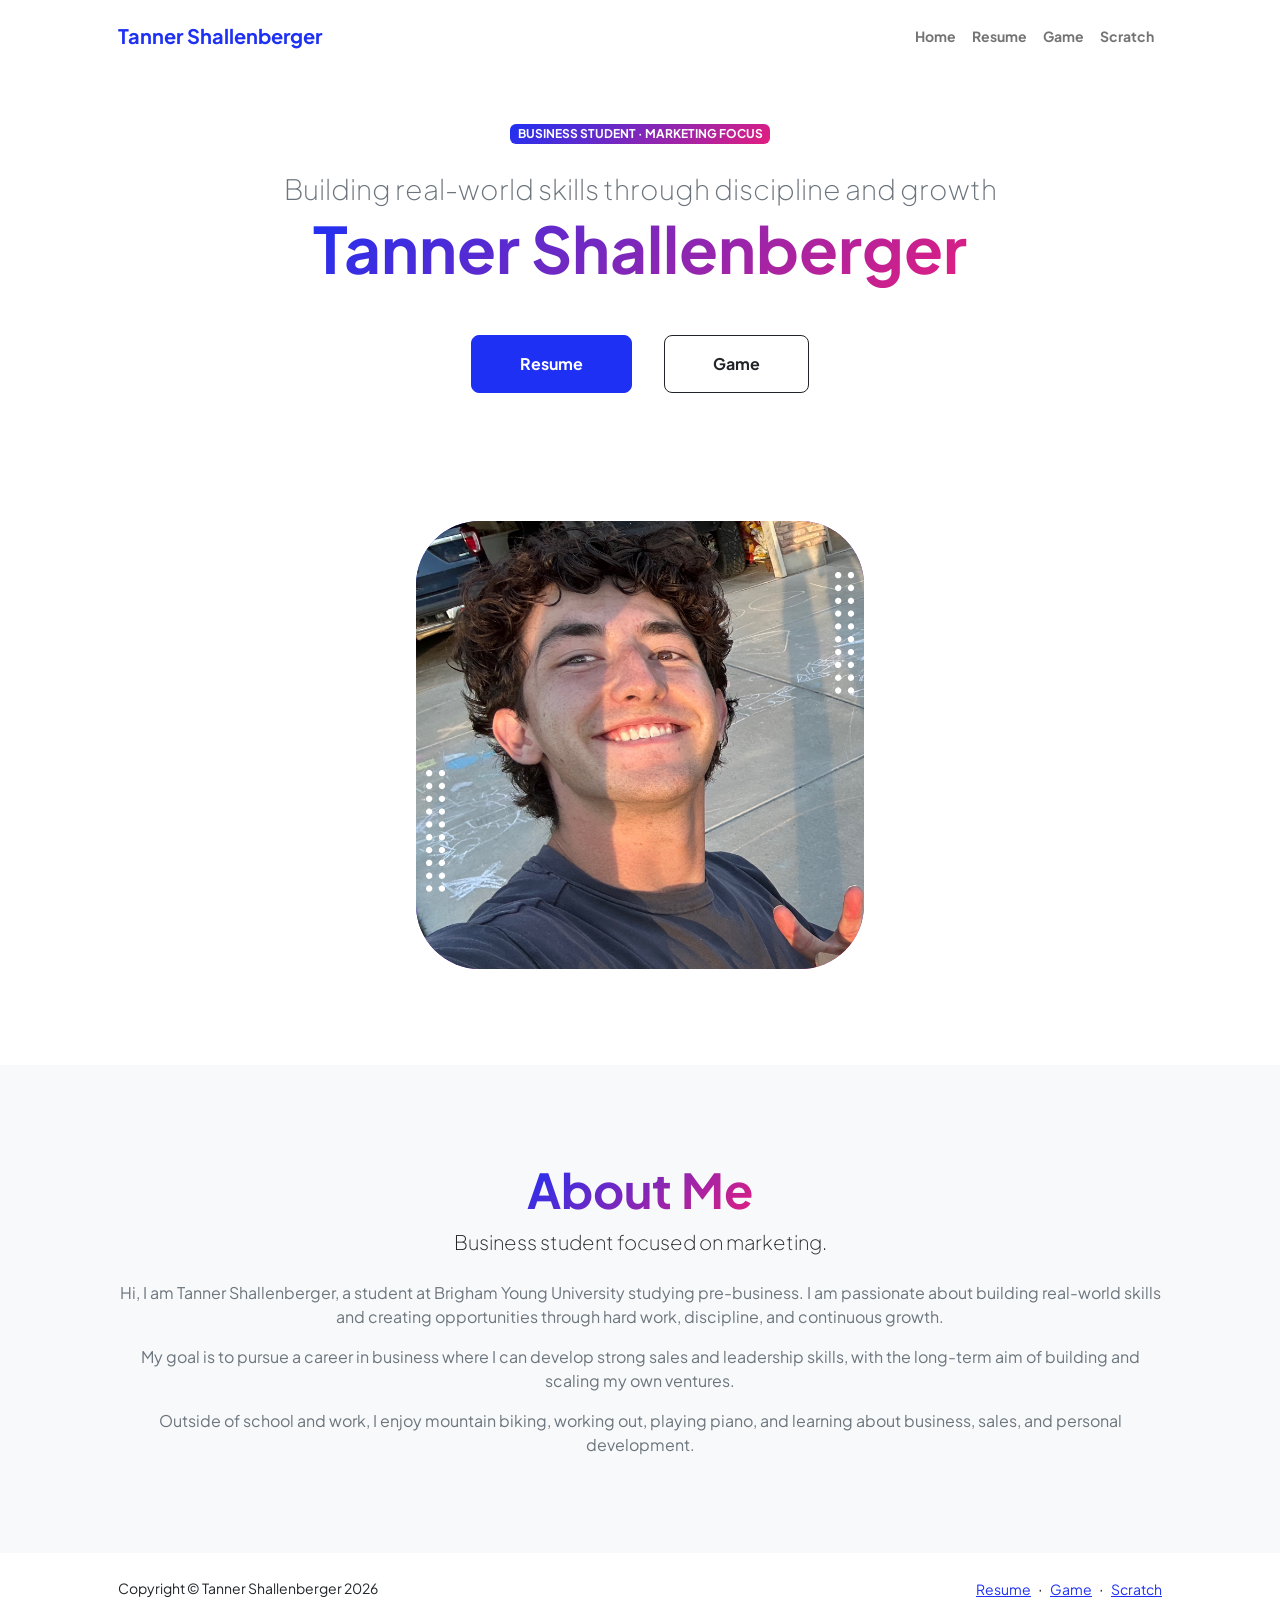
<file: index.html>
<!DOCTYPE html>
<html lang="en">
    <head>
        <meta charset="utf-8" />
        <meta name="viewport" content="width=device-width, initial-scale=1, shrink-to-fit=no" />
        <meta name="description" content="" />
        <meta name="author" content="" />
        <title>Tanner Shallenberger | Home</title>
        <!-- Favicon-->
        <link rel="icon" type="image/x-icon" href="assets/favicon.ico" />
        <!-- Custom Google font-->
        <link rel="preconnect" href="https://fonts.googleapis.com" />
        <link rel="preconnect" href="https://fonts.gstatic.com" crossorigin />
        <link href="https://fonts.googleapis.com/css2?family=Plus+Jakarta+Sans:wght@100;200;300;400;500;600;700;800;900&amp;display=swap" rel="stylesheet" />
        <!-- Bootstrap icons-->
        <link href="https://cdn.jsdelivr.net/npm/bootstrap-icons@1.8.1/font/bootstrap-icons.css" rel="stylesheet" />
        <!-- Core theme CSS (includes Bootstrap)-->
        <link href="css/styles.css" rel="stylesheet" />
    </head>
    <body class="d-flex flex-column h-100">
        <main class="flex-shrink-0">
            <!-- Navigation-->
            <nav class="navbar navbar-expand-lg navbar-light bg-white py-3">
                <div class="container px-5">
                    <a class="navbar-brand" href="index.html"><span class="fw-bolder text-primary">Tanner Shallenberger</span></a>
                    <button class="navbar-toggler" type="button" data-bs-toggle="collapse" data-bs-target="#navbarSupportedContent" aria-controls="navbarSupportedContent" aria-expanded="false" aria-label="Toggle navigation"><span class="navbar-toggler-icon"></span></button>
                    <div class="collapse navbar-collapse" id="navbarSupportedContent">
                        <ul class="navbar-nav ms-auto mb-2 mb-lg-0 small fw-bolder">
                            <li class="nav-item"><a class="nav-link" href="index.html">Home</a></li>
                            <li class="nav-item"><a class="nav-link" href="resume.html">Resume</a></li>
                            <li class="nav-item"><a class="nav-link" href="projects.html">Game</a></li>
                            <li class="nav-item"><a class="nav-link" href="scratch.html">Scratch</a></li>
                        </ul>
                    </div>
                </div>
            </nav>
            <!-- Header-->
            <header class="py-5">
                <div class="container px-5 pb-5">
                    <div class="row gx-5 align-items-center">
                        <div class="col-xxl-5">
                            <!-- Header text content-->
                            <div class="text-center text-xxl-start">
                                <div class="badge bg-gradient-primary-to-secondary text-white mb-4"><div class="text-uppercase">Business Student &middot; Marketing Focus</div></div>
                                <div class="fs-3 fw-light text-muted">Building real-world skills through discipline and growth</div>
                                <h1 class="display-3 fw-bolder mb-5"><span class="text-gradient d-inline">Tanner Shallenberger</span></h1>
                                <div class="d-grid gap-3 d-sm-flex justify-content-sm-center justify-content-xxl-start mb-3">
                                    <a class="btn btn-primary btn-lg px-5 py-3 me-sm-3 fs-6 fw-bolder" href="resume.html">Resume</a>
                                    <a class="btn btn-outline-dark btn-lg px-5 py-3 fs-6 fw-bolder" href="projects.html">Game</a>
                                </div>
                            </div>
                        </div>
                        <div class="col-xxl-7">
                            <!-- Header profile picture-->
                            <div class="d-flex justify-content-center mt-5 mt-xxl-0">
                                <div class="profile bg-gradient-primary-to-secondary">
                                    <!-- TIP: For best results, use a photo with a transparent background like the demo example below-->
                                    <!-- Watch a tutorial on how to do this on YouTube (link)-->
                                    <img class="profile-img" src="assets/homepage-profile.JPG" alt="Profile image" />
                                    <div class="dots-1">
                                        <!-- SVG Dots-->
                                        <svg version="1.1" xmlns="http://www.w3.org/2000/svg" xmlns:xlink="http://www.w3.org/1999/xlink" x="0px" y="0px" viewBox="0 0 191.6 1215.4" style="enable-background: new 0 0 191.6 1215.4" xml:space="preserve">
                                            <g transform="translate(0.000000,1280.000000) scale(0.100000,-0.100000)">
                                                <path d="M227.7,12788.6c-105-35-200-141-222-248c-43-206,163-412,369-369c155,32,275,190,260,339c-11,105-90,213-190,262        C383.7,12801.6,289.7,12808.6,227.7,12788.6z"></path>
                                                <path d="M1507.7,12788.6c-151-50-253-216-222-362c25-119,136-230,254-255c194-41,395,142,375,339c-11,105-90,213-190,262        C1663.7,12801.6,1569.7,12808.6,1507.7,12788.6z"></path>
                                                <path d="M227.7,11508.6c-105-35-200-141-222-248c-43-206,163-412,369-369c155,32,275,190,260,339c-11,105-90,213-190,262        C383.7,11521.6,289.7,11528.6,227.7,11508.6z"></path>
                                                <path d="M1507.7,11508.6c-151-50-253-216-222-362c25-119,136-230,254-255c194-41,395,142,375,339c-11,105-90,213-190,262        C1663.7,11521.6,1569.7,11528.6,1507.7,11508.6z"></path>
                                                <path d="M227.7,10228.6c-105-35-200-141-222-248c-43-206,163-412,369-369c155,32,275,190,260,339c-11,105-90,213-190,262        C383.7,10241.6,289.7,10248.6,227.7,10228.6z"></path>
                                                <path d="M1507.7,10228.6c-105-35-200-141-222-248c-43-206,163-412,369-369c155,32,275,190,260,339c-11,105-90,213-190,262        C1663.7,10241.6,1569.7,10248.6,1507.7,10228.6z"></path>
                                                <path d="M227.7,8948.6c-105-35-200-141-222-248c-43-206,163-412,369-369c155,32,275,190,260,339c-11,105-90,213-190,262        C383.7,8961.6,289.7,8968.6,227.7,8948.6z"></path>
                                                <path d="M1507.7,8948.6c-105-35-200-141-222-248c-43-206,163-412,369-369c155,32,275,190,260,339c-11,105-90,213-190,262        C1663.7,8961.6,1569.7,8968.6,1507.7,8948.6z"></path>
                                                <path d="M227.7,7668.6c-105-35-200-141-222-248c-43-206,163-412,369-369c155,32,275,190,260,339c-11,105-90,213-190,262        C383.7,7681.6,289.7,7688.6,227.7,7668.6z"></path>
                                                <path d="M1507.7,7668.6c-105-35-200-141-222-248c-43-206,163-412,369-369c155,32,275,190,260,339c-11,105-90,213-190,262        C1663.7,7681.6,1569.7,7688.6,1507.7,7668.6z"></path>
                                                <path d="M227.7,6388.6c-105-35-200-141-222-248c-43-206,163-412,369-369c155,32,275,190,260,339c-11,105-90,213-190,262        C383.7,6401.6,289.7,6408.6,227.7,6388.6z"></path>
                                                <path d="M1507.7,6388.6c-105-35-200-141-222-248c-43-206,163-412,369-369c155,32,275,190,260,339c-11,105-90,213-190,262        C1663.7,6401.6,1569.7,6408.6,1507.7,6388.6z"></path>
                                                <path d="M227.7,5108.6c-105-35-200-141-222-248c-43-206,163-412,369-369c155,32,275,190,260,339c-11,105-90,213-190,262        C383.7,5121.6,289.7,5128.6,227.7,5108.6z"></path>
                                                <path d="M1507.7,5108.6c-105-35-200-141-222-248c-43-206,163-412,369-369c155,32,275,190,260,339c-11,105-90,213-190,262        C1663.7,5121.6,1569.7,5128.6,1507.7,5108.6z"></path>
                                                <path d="M227.7,3828.6c-105-35-200-141-222-248c-43-206,163-412,369-369c155,32,275,190,260,339c-11,105-90,213-190,262        C383.7,3841.6,289.7,3848.6,227.7,3828.6z"></path>
                                                <path d="M1507.7,3828.6c-105-35-200-141-222-248c-43-206,163-412,369-369c155,32,275,190,260,339c-11,105-90,213-190,262        C1663.7,3841.6,1569.7,3848.6,1507.7,3828.6z"></path>
                                                <path d="M227.7,2548.6c-105-35-200-141-222-248c-43-206,163-412,369-369c155,32,275,190,260,339c-11,105-90,213-190,262        C383.7,2561.6,289.7,2568.6,227.7,2548.6z"></path>
                                                <path d="M1507.7,2548.6c-105-35-200-141-222-248c-43-206,163-412,369-369c155,32,275,190,260,339c-11,105-90,213-190,262        C1663.7,2561.6,1569.7,2568.6,1507.7,2548.6z"></path>
                                                <path d="M227.7,1268.6c-105-35-200-141-222-248c-43-206,163-412,369-369c155,32,275,190,260,339c-11,105-90,213-190,262        C383.7,1281.6,289.7,1288.6,227.7,1268.6z"></path>
                                                <path d="M1507.7,1268.6c-105-35-200-141-222-248c-43-206,163-412,369-369c155,32,275,190,260,339c-11,105-90,213-190,262        C1663.7,1281.6,1569.7,1288.6,1507.7,1268.6z"></path>
                                            </g>
                                        </svg>
                                        <!-- END of SVG dots-->
                                    </div>
                                    <div class="dots-2">
                                        <!-- SVG Dots-->
                                        <svg version="1.1" xmlns="http://www.w3.org/2000/svg" xmlns:xlink="http://www.w3.org/1999/xlink" x="0px" y="0px" viewBox="0 0 191.6 1215.4" style="enable-background: new 0 0 191.6 1215.4" xml:space="preserve">
                                            <g transform="translate(0.000000,1280.000000) scale(0.100000,-0.100000)">
                                                <path d="M227.7,12788.6c-105-35-200-141-222-248c-43-206,163-412,369-369c155,32,275,190,260,339c-11,105-90,213-190,262        C383.7,12801.6,289.7,12808.6,227.7,12788.6z"></path>
                                                <path d="M1507.7,12788.6c-151-50-253-216-222-362c25-119,136-230,254-255c194-41,395,142,375,339c-11,105-90,213-190,262        C1663.7,12801.6,1569.7,12808.6,1507.7,12788.6z"></path>
                                                <path d="M227.7,11508.6c-105-35-200-141-222-248c-43-206,163-412,369-369c155,32,275,190,260,339c-11,105-90,213-190,262        C383.7,11521.6,289.7,11528.6,227.7,11508.6z"></path>
                                                <path d="M1507.7,11508.6c-151-50-253-216-222-362c25-119,136-230,254-255c194-41,395,142,375,339c-11,105-90,213-190,262        C1663.7,11521.6,1569.7,11528.6,1507.7,11508.6z"></path>
                                                <path d="M227.7,10228.6c-105-35-200-141-222-248c-43-206,163-412,369-369c155,32,275,190,260,339c-11,105-90,213-190,262        C383.7,10241.6,289.7,10248.6,227.7,10228.6z"></path>
                                                <path d="M1507.7,10228.6c-105-35-200-141-222-248c-43-206,163-412,369-369c155,32,275,190,260,339c-11,105-90,213-190,262        C1663.7,10241.6,1569.7,10248.6,1507.7,10228.6z"></path>
                                                <path d="M227.7,8948.6c-105-35-200-141-222-248c-43-206,163-412,369-369c155,32,275,190,260,339c-11,105-90,213-190,262        C383.7,8961.6,289.7,8968.6,227.7,8948.6z"></path>
                                                <path d="M1507.7,8948.6c-105-35-200-141-222-248c-43-206,163-412,369-369c155,32,275,190,260,339c-11,105-90,213-190,262        C1663.7,8961.6,1569.7,8968.6,1507.7,8948.6z"></path>
                                                <path d="M227.7,7668.6c-105-35-200-141-222-248c-43-206,163-412,369-369c155,32,275,190,260,339c-11,105-90,213-190,262        C383.7,7681.6,289.7,7688.6,227.7,7668.6z"></path>
                                                <path d="M1507.7,7668.6c-105-35-200-141-222-248c-43-206,163-412,369-369c155,32,275,190,260,339c-11,105-90,213-190,262        C1663.7,7681.6,1569.7,7688.6,1507.7,7668.6z"></path>
                                                <path d="M227.7,6388.6c-105-35-200-141-222-248c-43-206,163-412,369-369c155,32,275,190,260,339c-11,105-90,213-190,262        C383.7,6401.6,289.7,6408.6,227.7,6388.6z"></path>
                                                <path d="M1507.7,6388.6c-105-35-200-141-222-248c-43-206,163-412,369-369c155,32,275,190,260,339c-11,105-90,213-190,262        C1663.7,6401.6,1569.7,6408.6,1507.7,6388.6z"></path>
                                                <path d="M227.7,5108.6c-105-35-200-141-222-248c-43-206,163-412,369-369c155,32,275,190,260,339c-11,105-90,213-190,262        C383.7,5121.6,289.7,5128.6,227.7,5108.6z"></path>
                                                <path d="M1507.7,5108.6c-105-35-200-141-222-248c-43-206,163-412,369-369c155,32,275,190,260,339c-11,105-90,213-190,262        C1663.7,5121.6,1569.7,5128.6,1507.7,5108.6z"></path>
                                                <path d="M227.7,3828.6c-105-35-200-141-222-248c-43-206,163-412,369-369c155,32,275,190,260,339c-11,105-90,213-190,262        C383.7,3841.6,289.7,3848.6,227.7,3828.6z"></path>
                                                <path d="M1507.7,3828.6c-105-35-200-141-222-248c-43-206,163-412,369-369c155,32,275,190,260,339c-11,105-90,213-190,262        C1663.7,3841.6,1569.7,3848.6,1507.7,3828.6z"></path>
                                                <path d="M227.7,2548.6c-105-35-200-141-222-248c-43-206,163-412,369-369c155,32,275,190,260,339c-11,105-90,213-190,262        C383.7,2561.6,289.7,2568.6,227.7,2548.6z"></path>
                                                <path d="M1507.7,2548.6c-105-35-200-141-222-248c-43-206,163-412,369-369c155,32,275,190,260,339c-11,105-90,213-190,262        C1663.7,2561.6,1569.7,2568.6,1507.7,2548.6z"></path>
                                                <path d="M227.7,1268.6c-105-35-200-141-222-248c-43-206,163-412,369-369c155,32,275,190,260,339c-11,105-90,213-190,262        C383.7,1281.6,289.7,1288.6,227.7,1268.6z"></path>
                                                <path d="M1507.7,1268.6c-105-35-200-141-222-248c-43-206,163-412,369-369c155,32,275,190,260,339c-11,105-90,213-190,262        C1663.7,1281.6,1569.7,1288.6,1507.7,1268.6z"></path>
                                            </g>
                                        </svg>
                                        <!-- END of SVG dots-->
                                    </div>
                                    <div class="dots-3">
                                        <!-- SVG Dots-->
                                        <svg version="1.1" xmlns="http://www.w3.org/2000/svg" xmlns:xlink="http://www.w3.org/1999/xlink" x="0px" y="0px" viewBox="0 0 191.6 1215.4" style="enable-background: new 0 0 191.6 1215.4" xml:space="preserve">
                                            <g transform="translate(0.000000,1280.000000) scale(0.100000,-0.100000)">
                                                <path d="M227.7,12788.6c-105-35-200-141-222-248c-43-206,163-412,369-369c155,32,275,190,260,339c-11,105-90,213-190,262        C383.7,12801.6,289.7,12808.6,227.7,12788.6z"></path>
                                                <path d="M1507.7,12788.6c-151-50-253-216-222-362c25-119,136-230,254-255c194-41,395,142,375,339c-11,105-90,213-190,262        C1663.7,12801.6,1569.7,12808.6,1507.7,12788.6z"></path>
                                                <path d="M227.7,11508.6c-105-35-200-141-222-248c-43-206,163-412,369-369c155,32,275,190,260,339c-11,105-90,213-190,262        C383.7,11521.6,289.7,11528.6,227.7,11508.6z"></path>
                                                <path d="M1507.7,11508.6c-151-50-253-216-222-362c25-119,136-230,254-255c194-41,395,142,375,339c-11,105-90,213-190,262        C1663.7,11521.6,1569.7,11528.6,1507.7,11508.6z"></path>
                                                <path d="M227.7,10228.6c-105-35-200-141-222-248c-43-206,163-412,369-369c155,32,275,190,260,339c-11,105-90,213-190,262        C383.7,10241.6,289.7,10248.6,227.7,10228.6z"></path>
                                                <path d="M1507.7,10228.6c-105-35-200-141-222-248c-43-206,163-412,369-369c155,32,275,190,260,339c-11,105-90,213-190,262        C1663.7,10241.6,1569.7,10248.6,1507.7,10228.6z"></path>
                                                <path d="M227.7,8948.6c-105-35-200-141-222-248c-43-206,163-412,369-369c155,32,275,190,260,339c-11,105-90,213-190,262        C383.7,8961.6,289.7,8968.6,227.7,8948.6z"></path>
                                                <path d="M1507.7,8948.6c-105-35-200-141-222-248c-43-206,163-412,369-369c155,32,275,190,260,339c-11,105-90,213-190,262        C1663.7,8961.6,1569.7,8968.6,1507.7,8948.6z"></path>
                                                <path d="M227.7,7668.6c-105-35-200-141-222-248c-43-206,163-412,369-369c155,32,275,190,260,339c-11,105-90,213-190,262        C383.7,7681.6,289.7,7688.6,227.7,7668.6z"></path>
                                                <path d="M1507.7,7668.6c-105-35-200-141-222-248c-43-206,163-412,369-369c155,32,275,190,260,339c-11,105-90,213-190,262        C1663.7,7681.6,1569.7,7688.6,1507.7,7668.6z"></path>
                                                <path d="M227.7,6388.6c-105-35-200-141-222-248c-43-206,163-412,369-369c155,32,275,190,260,339c-11,105-90,213-190,262        C383.7,6401.6,289.7,6408.6,227.7,6388.6z"></path>
                                                <path d="M1507.7,6388.6c-105-35-200-141-222-248c-43-206,163-412,369-369c155,32,275,190,260,339c-11,105-90,213-190,262        C1663.7,6401.6,1569.7,6408.6,1507.7,6388.6z"></path>
                                                <path d="M227.7,5108.6c-105-35-200-141-222-248c-43-206,163-412,369-369c155,32,275,190,260,339c-11,105-90,213-190,262        C383.7,5121.6,289.7,5128.6,227.7,5108.6z"></path>
                                                <path d="M1507.7,5108.6c-105-35-200-141-222-248c-43-206,163-412,369-369c155,32,275,190,260,339c-11,105-90,213-190,262        C1663.7,5121.6,1569.7,5128.6,1507.7,5108.6z"></path>
                                                <path d="M227.7,3828.6c-105-35-200-141-222-248c-43-206,163-412,369-369c155,32,275,190,260,339c-11,105-90,213-190,262        C383.7,3841.6,289.7,3848.6,227.7,3828.6z"></path>
                                                <path d="M1507.7,3828.6c-105-35-200-141-222-248c-43-206,163-412,369-369c155,32,275,190,260,339c-11,105-90,213-190,262        C1663.7,3841.6,1569.7,3848.6,1507.7,3828.6z"></path>
                                                <path d="M227.7,2548.6c-105-35-200-141-222-248c-43-206,163-412,369-369c155,32,275,190,260,339c-11,105-90,213-190,262        C383.7,2561.6,289.7,2568.6,227.7,2548.6z"></path>
                                                <path d="M1507.7,2548.6c-105-35-200-141-222-248c-43-206,163-412,369-369c155,32,275,190,260,339c-11,105-90,213-190,262        C1663.7,2561.6,1569.7,2568.6,1507.7,2548.6z"></path>
                                                <path d="M227.7,1268.6c-105-35-200-141-222-248c-43-206,163-412,369-369c155,32,275,190,260,339c-11,105-90,213-190,262        C383.7,1281.6,289.7,1288.6,227.7,1268.6z"></path>
                                                <path d="M1507.7,1268.6c-105-35-200-141-222-248c-43-206,163-412,369-369c155,32,275,190,260,339c-11,105-90,213-190,262        C1663.7,1281.6,1569.7,1288.6,1507.7,1268.6z"></path>
                                            </g>
                                        </svg>
                                        <!-- END of SVG dots-->
                                    </div>
                                    <div class="dots-4">
                                        <!-- SVG Dots-->
                                        <svg version="1.1" xmlns="http://www.w3.org/2000/svg" xmlns:xlink="http://www.w3.org/1999/xlink" x="0px" y="0px" viewBox="0 0 191.6 1215.4" style="enable-background: new 0 0 191.6 1215.4" xml:space="preserve">
                                            <g transform="translate(0.000000,1280.000000) scale(0.100000,-0.100000)">
                                                <path d="M227.7,12788.6c-105-35-200-141-222-248c-43-206,163-412,369-369c155,32,275,190,260,339c-11,105-90,213-190,262        C383.7,12801.6,289.7,12808.6,227.7,12788.6z"></path>
                                                <path d="M1507.7,12788.6c-151-50-253-216-222-362c25-119,136-230,254-255c194-41,395,142,375,339c-11,105-90,213-190,262        C1663.7,12801.6,1569.7,12808.6,1507.7,12788.6z"></path>
                                                <path d="M227.7,11508.6c-105-35-200-141-222-248c-43-206,163-412,369-369c155,32,275,190,260,339c-11,105-90,213-190,262        C383.7,11521.6,289.7,11528.6,227.7,11508.6z"></path>
                                                <path d="M1507.7,11508.6c-151-50-253-216-222-362c25-119,136-230,254-255c194-41,395,142,375,339c-11,105-90,213-190,262        C1663.7,11521.6,1569.7,11528.6,1507.7,11508.6z"></path>
                                                <path d="M227.7,10228.6c-105-35-200-141-222-248c-43-206,163-412,369-369c155,32,275,190,260,339c-11,105-90,213-190,262        C383.7,10241.6,289.7,10248.6,227.7,10228.6z"></path>
                                                <path d="M1507.7,10228.6c-105-35-200-141-222-248c-43-206,163-412,369-369c155,32,275,190,260,339c-11,105-90,213-190,262        C1663.7,10241.6,1569.7,10248.6,1507.7,10228.6z"></path>
                                                <path d="M227.7,8948.6c-105-35-200-141-222-248c-43-206,163-412,369-369c155,32,275,190,260,339c-11,105-90,213-190,262        C383.7,8961.6,289.7,8968.6,227.7,8948.6z"></path>
                                                <path d="M1507.7,8948.6c-105-35-200-141-222-248c-43-206,163-412,369-369c155,32,275,190,260,339c-11,105-90,213-190,262        C1663.7,8961.6,1569.7,8968.6,1507.7,8948.6z"></path>
                                                <path d="M227.7,7668.6c-105-35-200-141-222-248c-43-206,163-412,369-369c155,32,275,190,260,339c-11,105-90,213-190,262        C383.7,7681.6,289.7,7688.6,227.7,7668.6z"></path>
                                                <path d="M1507.7,7668.6c-105-35-200-141-222-248c-43-206,163-412,369-369c155,32,275,190,260,339c-11,105-90,213-190,262        C1663.7,7681.6,1569.7,7688.6,1507.7,7668.6z"></path>
                                                <path d="M227.7,6388.6c-105-35-200-141-222-248c-43-206,163-412,369-369c155,32,275,190,260,339c-11,105-90,213-190,262        C383.7,6401.6,289.7,6408.6,227.7,6388.6z"></path>
                                                <path d="M1507.7,6388.6c-105-35-200-141-222-248c-43-206,163-412,369-369c155,32,275,190,260,339c-11,105-90,213-190,262        C1663.7,6401.6,1569.7,6408.6,1507.7,6388.6z"></path>
                                                <path d="M227.7,5108.6c-105-35-200-141-222-248c-43-206,163-412,369-369c155,32,275,190,260,339c-11,105-90,213-190,262        C383.7,5121.6,289.7,5128.6,227.7,5108.6z"></path>
                                                <path d="M1507.7,5108.6c-105-35-200-141-222-248c-43-206,163-412,369-369c155,32,275,190,260,339c-11,105-90,213-190,262        C1663.7,5121.6,1569.7,5128.6,1507.7,5108.6z"></path>
                                                <path d="M227.7,3828.6c-105-35-200-141-222-248c-43-206,163-412,369-369c155,32,275,190,260,339c-11,105-90,213-190,262        C383.7,3841.6,289.7,3848.6,227.7,3828.6z"></path>
                                                <path d="M1507.7,3828.6c-105-35-200-141-222-248c-43-206,163-412,369-369c155,32,275,190,260,339c-11,105-90,213-190,262        C1663.7,3841.6,1569.7,3848.6,1507.7,3828.6z"></path>
                                                <path d="M227.7,2548.6c-105-35-200-141-222-248c-43-206,163-412,369-369c155,32,275,190,260,339c-11,105-90,213-190,262        C383.7,2561.6,289.7,2568.6,227.7,2548.6z"></path>
                                                <path d="M1507.7,2548.6c-105-35-200-141-222-248c-43-206,163-412,369-369c155,32,275,190,260,339c-11,105-90,213-190,262        C1663.7,2561.6,1569.7,2568.6,1507.7,2548.6z"></path>
                                                <path d="M227.7,1268.6c-105-35-200-141-222-248c-43-206,163-412,369-369c155,32,275,190,260,339c-11,105-90,213-190,262        C383.7,1281.6,289.7,1288.6,227.7,1268.6z"></path>
                                                <path d="M1507.7,1268.6c-105-35-200-141-222-248c-43-206,163-412,369-369c155,32,275,190,260,339c-11,105-90,213-190,262        C1663.7,1281.6,1569.7,1288.6,1507.7,1268.6z"></path>
                                            </g>
                                        </svg>
                                        <!-- END of SVG dots-->
                                    </div>
                                </div>
                            </div>
                        </div>
                    </div>
                </div>
            </header>
            <!-- About Section-->
            <section class="bg-light py-5">
                <div class="container px-5">
                    <div class="row gx-5 justify-content-center">
                        <div class="col-xxl-8">
                            <div class="text-center my-5">
                                <h2 class="display-5 fw-bolder"><span class="text-gradient d-inline">About Me</span></h2>
                                <p class="lead fw-light mb-4">Business student focused on marketing.</p>
                                <p class="text-muted">Hi, I am Tanner Shallenberger, a student at Brigham Young University studying pre-business. I am passionate about building real-world skills and creating opportunities through hard work, discipline, and continuous growth.</p>
                                <p class="text-muted">My goal is to pursue a career in business where I can develop strong sales and leadership skills, with the long-term aim of building and scaling my own ventures.</p>
                                <p class="text-muted">Outside of school and work, I enjoy mountain biking, working out, playing piano, and learning about business, sales, and personal development.</p>
                            </div>
                        </div>
                    </div>
                </div>
            </section>
        </main>
        <!-- Footer-->
        <footer class="bg-white py-4 mt-auto">
            <div class="container px-5">
                <div class="row align-items-center justify-content-between flex-column flex-sm-row">
                    <div class="col-auto"><div class="small m-0">Copyright &copy; Tanner Shallenberger 2026</div></div>
                    <div class="col-auto">
                        <a class="small" href="resume.html">Resume</a>
                        <span class="mx-1">&middot;</span>
                        <a class="small" href="projects.html">Game</a>
                        <span class="mx-1">&middot;</span>
                        <a class="small" href="scratch.html">Scratch</a>
                    </div>
                </div>
            </div>
        </footer>
        <!-- Bootstrap core JS-->
        <script src="https://cdn.jsdelivr.net/npm/bootstrap@5.2.3/dist/js/bootstrap.bundle.min.js"></script>
        <!-- Core theme JS-->
        <script src="js/scripts.js"></script>
    </body>
</html>
</file>
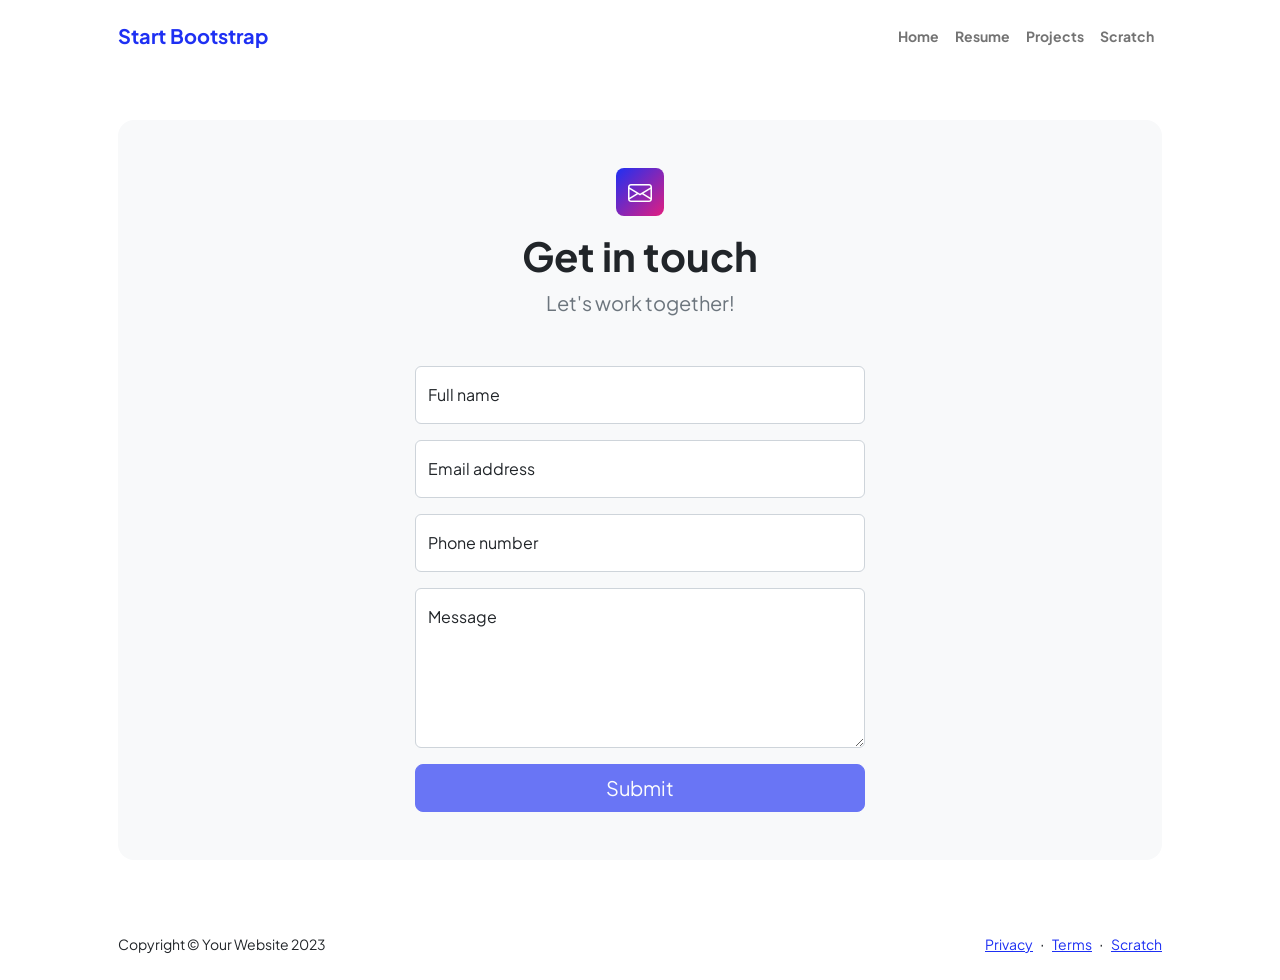
<file: contact.html>
<!DOCTYPE html>
<html lang="en">
    <head>
        <meta charset="utf-8" />
        <meta name="viewport" content="width=device-width, initial-scale=1, shrink-to-fit=no" />
        <meta name="description" content />
        <meta name="author" content />
        <title>Modern Business - Start Bootstrap Template</title>
        <!-- Favicon-->
        <link rel="icon" type="image/x-icon" href="assets/favicon.ico" />
        <!-- Custom Google font-->
        <link rel="preconnect" href="https://fonts.googleapis.com" />
        <link rel="preconnect" href="https://fonts.gstatic.com" crossorigin />
        <link href="https://fonts.googleapis.com/css2?family=Plus+Jakarta+Sans:wght@100;200;300;400;500;600;700;800;900&amp;display=swap" rel="stylesheet" />
        <!-- Bootstrap icons-->
        <link href="https://cdn.jsdelivr.net/npm/bootstrap-icons@1.8.1/font/bootstrap-icons.css" rel="stylesheet" />
        <!-- Core theme CSS (includes Bootstrap)-->
        <link href="css/styles.css" rel="stylesheet" />
    </head>
    <body class="d-flex flex-column">
        <main class="flex-shrink-0">
            <!-- Navigation-->
            <nav class="navbar navbar-expand-lg navbar-light bg-white py-3">
                <div class="container px-5">
                    <a class="navbar-brand" href="index.html"><span class="fw-bolder text-primary">Start Bootstrap</span></a>
                    <button class="navbar-toggler" type="button" data-bs-toggle="collapse" data-bs-target="#navbarSupportedContent" aria-controls="navbarSupportedContent" aria-expanded="false" aria-label="Toggle navigation"><span class="navbar-toggler-icon"></span></button>
                    <div class="collapse navbar-collapse" id="navbarSupportedContent">
                        <ul class="navbar-nav ms-auto mb-2 mb-lg-0 small fw-bolder">
                            <li class="nav-item"><a class="nav-link" href="index.html">Home</a></li>
                            <li class="nav-item"><a class="nav-link" href="resume.html">Resume</a></li>
                            <li class="nav-item"><a class="nav-link" href="projects.html">Projects</a></li>
                            <li class="nav-item"><a class="nav-link" href="scratch.html">Scratch</a></li>
                        </ul>
                    </div>
                </div>
            </nav>
            <!-- Page content-->
            <section class="py-5">
                <div class="container px-5">
                    <!-- Contact form-->
                    <div class="bg-light rounded-4 py-5 px-4 px-md-5">
                        <div class="text-center mb-5">
                            <div class="feature bg-primary bg-gradient-primary-to-secondary text-white rounded-3 mb-3"><i class="bi bi-envelope"></i></div>
                            <h1 class="fw-bolder">Get in touch</h1>
                            <p class="lead fw-normal text-muted mb-0">Let's work together!</p>
                        </div>
                        <div class="row gx-5 justify-content-center">
                            <div class="col-lg-8 col-xl-6">
                                <!-- * * * * * * * * * * * * * * *-->
                                <!-- * * SB Forms Contact Form * *-->
                                <!-- * * * * * * * * * * * * * * *-->
                                <!-- This form is pre-integrated with SB Forms.-->
                                <!-- To make this form functional, sign up at-->
                                <!-- https://startbootstrap.com/solution/contact-forms-->
                                <!-- to get an API token!-->
                                <form id="contactForm" data-sb-form-api-token="API_TOKEN">
                                    <!-- Name input-->
                                    <div class="form-floating mb-3">
                                        <input class="form-control" id="name" type="text" placeholder="Enter your name..." data-sb-validations="required" />
                                        <label for="name">Full name</label>
                                        <div class="invalid-feedback" data-sb-feedback="name:required">A name is required.</div>
                                    </div>
                                    <!-- Email address input-->
                                    <div class="form-floating mb-3">
                                        <input class="form-control" id="email" type="email" placeholder="name@example.com" data-sb-validations="required,email" />
                                        <label for="email">Email address</label>
                                        <div class="invalid-feedback" data-sb-feedback="email:required">An email is required.</div>
                                        <div class="invalid-feedback" data-sb-feedback="email:email">Email is not valid.</div>
                                    </div>
                                    <!-- Phone number input-->
                                    <div class="form-floating mb-3">
                                        <input class="form-control" id="phone" type="tel" placeholder="(123) 456-7890" data-sb-validations="required" />
                                        <label for="phone">Phone number</label>
                                        <div class="invalid-feedback" data-sb-feedback="phone:required">A phone number is required.</div>
                                    </div>
                                    <!-- Message input-->
                                    <div class="form-floating mb-3">
                                        <textarea class="form-control" id="message" type="text" placeholder="Enter your message here..." style="height: 10rem" data-sb-validations="required"></textarea>
                                        <label for="message">Message</label>
                                        <div class="invalid-feedback" data-sb-feedback="message:required">A message is required.</div>
                                    </div>
                                    <!-- Submit success message-->
                                    <!---->
                                    <!-- This is what your users will see when the form-->
                                    <!-- has successfully submitted-->
                                    <div class="d-none" id="submitSuccessMessage">
                                        <div class="text-center mb-3">
                                            <div class="fw-bolder">Form submission successful!</div>
                                            To activate this form, sign up at
                                            <br />
                                            <a href="https://startbootstrap.com/solution/contact-forms">https://startbootstrap.com/solution/contact-forms</a>
                                        </div>
                                    </div>
                                    <!-- Submit error message-->
                                    <!---->
                                    <!-- This is what your users will see when there is-->
                                    <!-- an error submitting the form-->
                                    <div class="d-none" id="submitErrorMessage"><div class="text-center text-danger mb-3">Error sending message!</div></div>
                                    <!-- Submit Button-->
                                    <div class="d-grid"><button class="btn btn-primary btn-lg disabled" id="submitButton" type="submit">Submit</button></div>
                                </form>
                            </div>
                        </div>
                    </div>
                </div>
            </section>
        </main>
        <!-- Footer-->
        <footer class="bg-white py-4 mt-auto">
            <div class="container px-5">
                <div class="row align-items-center justify-content-between flex-column flex-sm-row">
                    <div class="col-auto"><div class="small m-0">Copyright &copy; Your Website 2023</div></div>
                    <div class="col-auto">
                        <a class="small" href="#!">Privacy</a>
                        <span class="mx-1">&middot;</span>
                        <a class="small" href="#!">Terms</a>
                        <span class="mx-1">&middot;</span>
                        <a class="small" href="#!">Scratch</a>
                    </div>
                </div>
            </div>
        </footer>
        <!-- Bootstrap core JS-->
        <script src="https://cdn.jsdelivr.net/npm/bootstrap@5.2.3/dist/js/bootstrap.bundle.min.js"></script>
        <!-- Core theme JS-->
        <script src="js/scripts.js"></script>
        <!-- * * * * * * * * * * * * * * * * * * * * * * * * * * * * * * * * * * * * * * * *-->
        <!-- * *                               SB Forms JS                               * *-->
        <!-- * * Activate your form at https://startbootstrap.com/solution/contact-forms * *-->
        <!-- * * * * * * * * * * * * * * * * * * * * * * * * * * * * * * * * * * * * * * * *-->
        <script src="https://cdn.startbootstrap.com/sb-forms-latest.js"></script>
    </body>
</html>
</file>
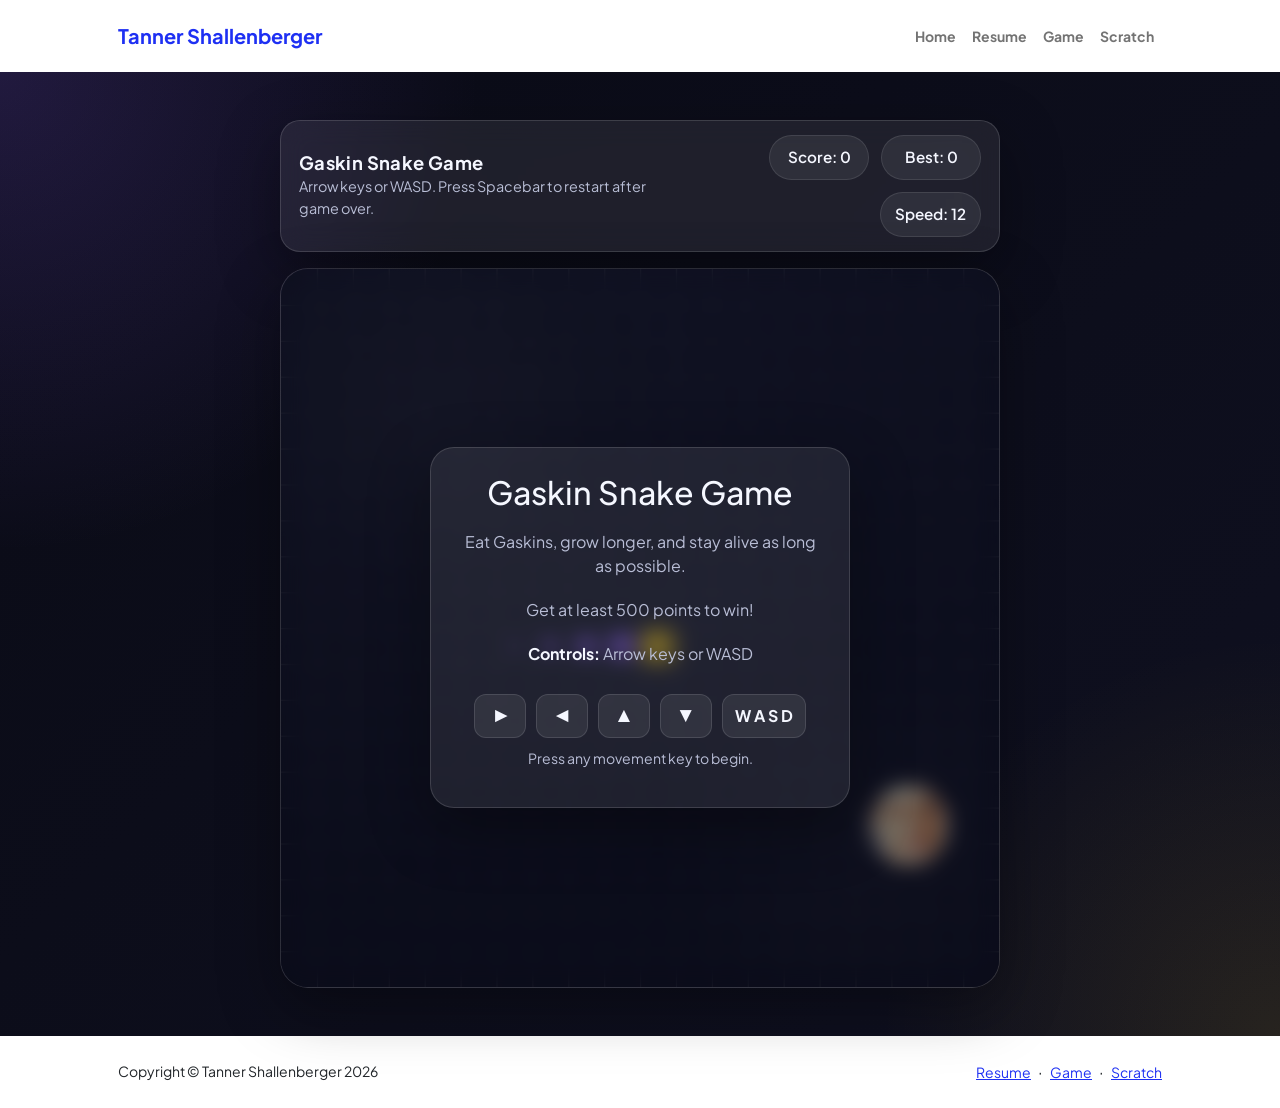
<file: projects.html>
<!DOCTYPE html>
<html lang="en">
<head>
  <meta charset="utf-8" />
  <meta name="viewport" content="width=device-width, initial-scale=1, shrink-to-fit=no" />
  <meta name="description" content="Playable Gaskin Snake Game" />
  <meta name="author" content="Tanner Shallenberger" />
  <title>Tanner Shallenberger | Game</title>
  <link rel="icon" type="image/x-icon" href="assets/favicon.ico" />
  <link rel="preconnect" href="https://fonts.googleapis.com" />
  <link rel="preconnect" href="https://fonts.gstatic.com" crossorigin />
  <link href="https://fonts.googleapis.com/css2?family=Plus+Jakarta+Sans:wght@100;200;300;400;500;600;700;800;900&amp;display=swap" rel="stylesheet" />
  <link href="https://cdn.jsdelivr.net/npm/bootstrap-icons@1.8.1/font/bootstrap-icons.css" rel="stylesheet" />
  <link href="css/styles.css" rel="stylesheet" />

  <style>
    .snake-page {
      --bg: #0f1020;
      --panel: rgba(255, 255, 255, 0.08);
      --panel-border: rgba(255, 255, 255, 0.14);
      --text: #f5f7ff;
      --muted: #b9bed6;
      --snake: #8b5cf6;
      --snake-head: #facc15;
      --food: #ffffff;
      --shadow: 0 20px 60px rgba(0, 0, 0, 0.35);
      padding: 3rem 0;
      background:
        radial-gradient(circle at top left, rgba(139, 92, 246, 0.18), transparent 30%),
        radial-gradient(circle at bottom right, rgba(250, 204, 21, 0.10), transparent 25%),
        linear-gradient(135deg, #0a0b16, var(--bg));
      color: var(--text);
    }

    .snake-page * {
      box-sizing: border-box;
    }

    .snake-page .app {
      width: min(92vw, 720px);
      display: flex;
      flex-direction: column;
      gap: 16px;
      align-items: center;
      margin: 0 auto;
    }

    .snake-page .topbar {
      width: 100%;
      display: flex;
      justify-content: space-between;
      align-items: center;
      padding: 14px 18px;
      background: var(--panel);
      border: 1px solid var(--panel-border);
      backdrop-filter: blur(14px);
      border-radius: 20px;
      box-shadow: var(--shadow);
    }

    .snake-page .title-wrap {
      display: flex;
      flex-direction: column;
      gap: 2px;
    }

    .snake-page .title {
      margin: 0;
      font-size: 1.15rem;
      font-weight: 700;
      letter-spacing: 0.02em;
      color: var(--text);
    }

    .snake-page .subtitle {
      margin: 0;
      color: var(--muted);
      font-size: 0.9rem;
    }

    .snake-page .scoreboard {
      display: flex;
      gap: 12px;
      align-items: center;
      flex-wrap: wrap;
      justify-content: flex-end;
    }

    .snake-page .pill {
      padding: 10px 14px;
      border-radius: 999px;
      background: rgba(255, 255, 255, 0.07);
      border: 1px solid rgba(255, 255, 255, 0.1);
      font-weight: 600;
      font-size: 0.95rem;
      min-width: 100px;
      text-align: center;
      color: var(--text);
    }

    .snake-page .game-shell {
      position: relative;
      width: 100%;
      aspect-ratio: 1 / 1;
      border-radius: 28px;
      overflow: hidden;
      box-shadow: var(--shadow);
      background: linear-gradient(180deg, rgba(255,255,255,0.06), rgba(255,255,255,0.02));
      border: 1px solid rgba(255, 255, 255, 0.12);
    }

    .snake-page canvas {
      display: block;
      width: 100%;
      height: 100%;
      background:
        radial-gradient(circle at 20% 20%, rgba(255,255,255,0.035), transparent 22%),
        radial-gradient(circle at 80% 80%, rgba(255,255,255,0.03), transparent 24%),
        linear-gradient(180deg, #16182d, #0f1020);
    }

    .snake-page .overlay {
      position: absolute;
      inset: 0;
      display: flex;
      align-items: center;
      justify-content: center;
      padding: 28px;
      background: rgba(8, 10, 22, 0.56);
      backdrop-filter: blur(10px);
      opacity: 1;
      transition: opacity 220ms ease;
    }

    .snake-page .overlay.hidden {
      opacity: 0;
      pointer-events: none;
    }

    .snake-page .card {
      width: min(92%, 420px);
      background: rgba(255, 255, 255, 0.08);
      border: 1px solid rgba(255,255,255,0.14);
      border-radius: 24px;
      padding: 28px;
      text-align: center;
      box-shadow: var(--shadow);
      transform: translateY(0);
      animation: floatIn 360ms ease;
    }

    @keyframes floatIn {
      from {
        opacity: 0;
        transform: translateY(10px) scale(0.98);
      }
      to {
        opacity: 1;
        transform: translateY(0) scale(1);
      }
    }

    .snake-page .card h2 {
      margin: 0 0 10px;
      font-size: 2rem;
      line-height: 1.05;
      color: var(--text);
    }

    .snake-page .card p {
      margin: 10px 0;
      color: var(--muted);
      line-height: 1.5;
    }

    .snake-page .highlight {
      color: var(--text);
      font-weight: 700;
    }

    .snake-page .controls {
      margin-top: 18px;
      display: flex;
      gap: 10px;
      flex-wrap: wrap;
      justify-content: center;
    }

    .snake-page .key {
      padding: 9px 12px;
      border-radius: 12px;
      background: rgba(255,255,255,0.08);
      border: 1px solid rgba(255,255,255,0.12);
      min-width: 52px;
      font-weight: 700;
      color: var(--text);
    }

    .snake-page .footer-note {
      font-size: 0.88rem;
      color: var(--muted);
      text-align: center;
    }

    .snake-page .ready-go-text {
      margin: 0;
      font-size: clamp(2rem, 6vw, 4rem);
      letter-spacing: 0.04em;
      color: #ffffff;
      text-shadow: 0 0 20px rgba(250, 204, 21, 0.45);
      opacity: 0;
      transform: scale(0.96);
      transition: opacity 220ms ease, transform 220ms ease;
    }

    .snake-page .ready-go-text.show {
      opacity: 1;
      transform: scale(1);
    }

    .snake-page .win-title {
      margin: 0 0 10px;
      font-size: clamp(2rem, 5.5vw, 3.25rem);
      font-weight: 900;
      letter-spacing: 0.03em;
      color: #ffd166;
      text-shadow: 0 0 24px rgba(255, 209, 102, 0.5);
    }

    .snake-page .restart-hint {
      margin-top: 14px;
      font-size: 0.85rem;
      color: rgba(245, 247, 255, 0.72);
      letter-spacing: 0.01em;
    }

    @media (max-width: 640px) {
      .snake-page .topbar {
        flex-direction: column;
        align-items: stretch;
        gap: 12px;
      }

      .snake-page .scoreboard {
        justify-content: space-between;
      }

      .snake-page .card h2 {
        font-size: 1.7rem;
      }
    }
  </style>
</head>
<body class="d-flex flex-column h-100 bg-light">
  <main class="flex-shrink-0">
    <nav class="navbar navbar-expand-lg navbar-light bg-white py-3">
      <div class="container px-5">
        <a class="navbar-brand" href="index.html"><span class="fw-bolder text-primary">Tanner Shallenberger</span></a>
        <button class="navbar-toggler" type="button" data-bs-toggle="collapse" data-bs-target="#navbarSupportedContent" aria-controls="navbarSupportedContent" aria-expanded="false" aria-label="Toggle navigation"><span class="navbar-toggler-icon"></span></button>
        <div class="collapse navbar-collapse" id="navbarSupportedContent">
          <ul class="navbar-nav ms-auto mb-2 mb-lg-0 small fw-bolder">
            <li class="nav-item"><a class="nav-link" href="index.html">Home</a></li>
            <li class="nav-item"><a class="nav-link" href="resume.html">Resume</a></li>
            <li class="nav-item"><a class="nav-link" href="projects.html">Game</a></li>
            <li class="nav-item"><a class="nav-link" href="scratch.html">Scratch</a></li>
          </ul>
        </div>
      </div>
    </nav>

    <section class="snake-page">
      <div class="app">
        <div class="topbar">
          <div class="title-wrap">
            <h1 class="title">Gaskin Snake Game</h1>
            <p class="subtitle">Arrow keys or WASD. Press Spacebar to restart after game over.</p>
          </div>

          <div class="scoreboard">
            <div class="pill">Score: <span id="score">0</span></div>
            <div class="pill">Best: <span id="best">0</span></div>
            <div class="pill">Speed: <span id="speed">6</span></div>
          </div>
        </div>

        <div class="game-shell">
          <canvas id="game" width="640" height="640"></canvas>

          <div id="startOverlay" class="overlay">
            <div class="card">
              <h2>Gaskin Snake Game</h2>
              <p>Eat Gaskins, grow longer, and stay alive as long as possible.</p>
              <p>Get at least 500 points to win!</p>
              <p><span class="highlight">Controls:</span> Arrow keys or WASD</p>
              <div class="controls">
                <div class="key">&#9654;</div>
                <div class="key">&#9664;</div>
                <div class="key">&#9650;</div>
                <div class="key">&#9660;</div>
                <div class="key">W A S D</div>
              </div>
              <p class="footer-note">Press any movement key to begin.</p>
            </div>
          </div>

          <div id="gameOverOverlay" class="overlay hidden">
            <div class="card">
              <h2>Game Over</h2>
              <p>Your score: <span class="highlight" id="finalScore">0</span></p>
              <p>Press <span class="highlight">Spacebar</span> to restart.</p>
            </div>
          </div>

          <div id="winOverlay" class="overlay hidden">
            <div class="card">
              <h2 class="win-title">🏆 You Win!</h2>
              <p>You reached <span class="highlight" id="winScore">500</span> points.</p>
              <p class="restart-hint">Press Spacebar to restart.</p>
            </div>
          </div>

          <div id="readyGoOverlay" class="overlay hidden">
            <h2 id="readyGoText" class="ready-go-text">Ready...</h2>
          </div>
        </div>
      </div>
    </section>
  </main>

  <footer class="bg-white py-4 mt-auto">
    <div class="container px-5">
      <div class="row align-items-center justify-content-between flex-column flex-sm-row">
        <div class="col-auto"><div class="small m-0">Copyright &copy; Tanner Shallenberger 2026</div></div>
        <div class="col-auto">
          <a class="small" href="resume.html">Resume</a>
          <span class="mx-1">&middot;</span>
          <a class="small" href="projects.html">Game</a>
          <span class="mx-1">&middot;</span>
          <a class="small" href="scratch.html">Scratch</a>
        </div>
      </div>
    </div>
  </footer>

  <script src="https://cdn.jsdelivr.net/npm/bootstrap@5.2.3/dist/js/bootstrap.bundle.min.js"></script>
  <script src="js/scripts.js"></script>

  <script>
    const GRID_SIZE = 20;
    const START_LENGTH = 5;
    const SCORE_PER_FOOD = 50;
    const FOOD_SCALE = 2.35;

    const START_TPS = 12;
    const MAX_TPS = 12;
    const TPS_INCREASE_PER_FOOD = 0;
    const WIN_SCORE = 500;

    const COLORS = {
      snake: getCSS("--snake"),
      snakeHead: getCSS("--snake-head"),
      food: getCSS("--food")
    };

    const foodSprite = new Image();
    foodSprite.src = "assets/gaskin.jpg";

    function getCSS(variableName) {
      return getComputedStyle(document.querySelector('.snake-page')).getPropertyValue(variableName).trim();
    }

    const canvas = document.getElementById("game");
    const ctx = canvas.getContext("2d");

    const scoreEl = document.getElementById("score");
    const bestEl = document.getElementById("best");
    const speedEl = document.getElementById("speed");
    const finalScoreEl = document.getElementById("finalScore");
    const winScoreEl = document.getElementById("winScore");

    const startOverlay = document.getElementById("startOverlay");
    const gameOverOverlay = document.getElementById("gameOverOverlay");
    const winOverlay = document.getElementById("winOverlay");
    const readyGoOverlay = document.getElementById("readyGoOverlay");
    const readyGoText = document.getElementById("readyGoText");

    let cellSize = canvas.width / GRID_SIZE;

    let audioCtx = null;

    function ensureAudio() {
      if (!audioCtx) {
        audioCtx = new (window.AudioContext || window.webkitAudioContext)();
      }
      if (audioCtx.state === "suspended") {
        audioCtx.resume();
      }
    }

    function beep({ frequency = 440, duration = 0.08, type = "sine", volume = 0.03, slideTo = null }) {
      if (!audioCtx) return;

      const now = audioCtx.currentTime;
      const osc = audioCtx.createOscillator();
      const gain = audioCtx.createGain();

      osc.type = type;
      osc.frequency.setValueAtTime(frequency, now);

      if (slideTo !== null) {
        osc.frequency.exponentialRampToValueAtTime(slideTo, now + duration);
      }

      gain.gain.setValueAtTime(0.0001, now);
      gain.gain.exponentialRampToValueAtTime(volume, now + 0.01);
      gain.gain.exponentialRampToValueAtTime(0.0001, now + duration);

      osc.connect(gain);
      gain.connect(audioCtx.destination);

      osc.start(now);
      osc.stop(now + duration + 0.01);
    }

    function playEatSound() {
      beep({ frequency: 520, duration: 0.06, type: "triangle", volume: 0.035, slideTo: 760 });
    }

    function playMoveSound() {
      beep({ frequency: 180, duration: 0.025, type: "square", volume: 0.008, slideTo: 210 });
    }

    function playGameOverSound() {
      beep({ frequency: 300, duration: 0.12, type: "sawtooth", volume: 0.03, slideTo: 180 });
      setTimeout(() => beep({ frequency: 220, duration: 0.16, type: "sawtooth", volume: 0.025, slideTo: 110 }), 70);
    }

    let bestScore = Number(localStorage.getItem("snake-best-score") || 0);

    let snake = [];
    let food = { x: 0, y: 0 };
    let direction = { x: 1, y: 0 };
    let nextDirection = { x: 1, y: 0 };

    let started = false;
    let gameOver = false;
    let isCountdown = false;
    let score = 0;
    let foodsEaten = 0;
    let pendingGrowth = 0;

    let lastTime = 0;
    let accumulator = 0;
    let currentTickMs = 1000 / START_TPS;

    let previousSnake = [];
    let foodPulse = 0;
    let eatBursts = [];

    function initGame(showInstructions = true) {
      const centerY = Math.floor(GRID_SIZE / 2);
      const centerX = Math.floor(GRID_SIZE / 2);

      snake = [];
      for (let i = 0; i < START_LENGTH; i++) {
        snake.push({ x: centerX - i, y: centerY });
      }

      previousSnake = snake.map(seg => ({ ...seg }));
      direction = { x: 1, y: 0 };
      nextDirection = { x: 1, y: 0 };

      score = 0;
      foodsEaten = 0;
      pendingGrowth = 0;
      started = false;
      gameOver = false;
      isCountdown = false;
      accumulator = 0;
      lastTime = 0;

      currentTickMs = 1000 / START_TPS;
      placeFood();
      eatBursts = [];
      updateUI();

      if (showInstructions) {
        startOverlay.classList.remove("hidden");
      } else {
        startOverlay.classList.add("hidden");
      }
      gameOverOverlay.classList.add("hidden");
      winOverlay.classList.add("hidden");
      readyGoOverlay.classList.add("hidden");
    }

    function restartGame() {
      initGame(false);
      startReadyGoSequence();
    }

    function startReadyGoSequence() {
      if (isCountdown) return;
      isCountdown = true;
      started = false;
      readyGoText.textContent = "Ready...";
      readyGoText.classList.remove("show");
      readyGoOverlay.classList.remove("hidden");
      requestAnimationFrame(() => readyGoText.classList.add("show"));

      setTimeout(() => {
        readyGoText.classList.remove("show");
        setTimeout(() => {
          readyGoText.textContent = "Go!";
          requestAnimationFrame(() => readyGoText.classList.add("show"));
        }, 180);

        setTimeout(() => {
          readyGoText.classList.remove("show");
          readyGoOverlay.classList.add("hidden");
          isCountdown = false;
          started = true;
        }, 1000);
      }, 2000);
    }

    function updateUI() {
      scoreEl.textContent = score;
      bestEl.textContent = bestScore;
      speedEl.textContent = Math.round(1000 / currentTickMs);
      finalScoreEl.textContent = score;
      winScoreEl.textContent = score;
    }

    function placeFood() {
      let valid = false;

      while (!valid) {
        const x = Math.floor(Math.random() * GRID_SIZE);
        const y = Math.floor(Math.random() * GRID_SIZE);

        valid = !snake.some(seg => seg.x === x && seg.y === y);

        if (valid) {
          food = { x, y };
        }
      }
    }

    window.addEventListener("keydown", (e) => {
      const key = e.key.toLowerCase();

      if (key === " " && gameOver) {
        e.preventDefault();
        restartGame();
        return;
      }

      const newDir = getDirectionFromKey(key);
      if (!newDir) return;

      e.preventDefault();
      ensureAudio();

      if (!started && !gameOver) {
        startOverlay.classList.add("hidden");
        startReadyGoSequence();
      }

      if (snake.length > 1 && newDir.x === -direction.x && newDir.y === -direction.y) {
        return;
      }

      nextDirection = newDir;
    });

    function getDirectionFromKey(key) {
      switch (key) {
        case "arrowup":
        case "w":
          return { x: 0, y: -1 };
        case "arrowdown":
        case "s":
          return { x: 0, y: 1 };
        case "arrowleft":
        case "a":
          return { x: -1, y: 0 };
        case "arrowright":
        case "d":
          return { x: 1, y: 0 };
        default:
          return null;
      }
    }

    function stepGame() {
      if (!started || gameOver) return;

      previousSnake = snake.map(seg => ({ ...seg }));

      direction = { ...nextDirection };

      const head = snake[0];
      const newHead = {
        x: head.x + direction.x,
        y: head.y + direction.y
      };

      if (newHead.x < 0 || newHead.x >= GRID_SIZE || newHead.y < 0 || newHead.y >= GRID_SIZE) {
        endGame();
        return;
      }

      if (snake.some(seg => seg.x === newHead.x && seg.y === newHead.y)) {
        endGame();
        return;
      }

      snake.unshift(newHead);

      const ateFood = newHead.x === food.x && newHead.y === food.y;

      if (ateFood) {
        score += SCORE_PER_FOOD;
        foodsEaten += 1;
        pendingGrowth += 4;
        playEatSound();
        spawnEatBurst(newHead.x, newHead.y);
        placeFood();

        const tps = Math.min(MAX_TPS, START_TPS + foodsEaten * TPS_INCREASE_PER_FOOD);
        currentTickMs = 1000 / tps;
      } else {
        if (pendingGrowth > 0) {
          pendingGrowth -= 1;
        } else {
          snake.pop();
        }
        playMoveSound();
      }

      if (score > bestScore) {
        bestScore = score;
        localStorage.setItem("snake-best-score", String(bestScore));
      }

      updateUI();
    }

    function endGame() {
      gameOver = true;
      playGameOverSound();
      updateUI();
      if (score >= WIN_SCORE) {
        winOverlay.classList.remove("hidden");
        gameOverOverlay.classList.add("hidden");
      } else {
        gameOverOverlay.classList.remove("hidden");
        winOverlay.classList.add("hidden");
      }
    }

    function render(alpha) {
      foodPulse += 0.04;

      ctx.clearRect(0, 0, canvas.width, canvas.height);

      drawBackgroundGlow();
      drawGrid();
      drawFood(foodPulse);
      drawSnake(alpha);
      drawEatBursts();
    }

    function drawBackgroundGlow() {
      const gradient = ctx.createRadialGradient(
        canvas.width * 0.3,
        canvas.height * 0.25,
        20,
        canvas.width * 0.3,
        canvas.height * 0.25,
        canvas.width * 0.75
      );
      gradient.addColorStop(0, "rgba(255,255,255,0.03)");
      gradient.addColorStop(1, "rgba(255,255,255,0)");
      ctx.fillStyle = gradient;
      ctx.fillRect(0, 0, canvas.width, canvas.height);
    }

    function drawGrid() {
      ctx.save();
      ctx.strokeStyle = "rgba(255, 255, 255, 0.16)";
      ctx.lineWidth = 1;

      for (let i = 1; i < GRID_SIZE; i++) {
        const pos = i * cellSize + 0.5;
        ctx.beginPath();
        ctx.moveTo(pos, 0);
        ctx.lineTo(pos, canvas.height);
        ctx.stroke();

        ctx.beginPath();
        ctx.moveTo(0, pos);
        ctx.lineTo(canvas.width, pos);
        ctx.stroke();
      }
      ctx.restore();
    }

    function drawFood(pulse) {
      const px = food.x * cellSize + cellSize / 2;
      const py = food.y * cellSize + cellSize / 2;
      const radius = cellSize * (0.46 + Math.sin(pulse) * 0.02) * FOOD_SCALE;

      ctx.save();
      ctx.shadowColor = "rgba(255,255,255,0.55)";
      ctx.shadowBlur = 16;

      if (foodSprite.complete && foodSprite.naturalWidth > 0) {
        ctx.imageSmoothingEnabled = true;
        ctx.imageSmoothingQuality = "high";
        ctx.filter = "contrast(1.28) saturate(1.22) brightness(1.08)";
        const srcW = foodSprite.naturalWidth;
        const srcH = foodSprite.naturalHeight;
        const crop = Math.min(srcW, srcH);
        const sx = (srcW - crop) / 2;
        const sy = Math.max(0, (srcH - crop) / 2 - crop * 0.08);
        ctx.beginPath();
        ctx.arc(px, py, radius, 0, Math.PI * 2);
        ctx.closePath();
        ctx.clip();
        ctx.drawImage(foodSprite, sx, sy, crop, crop, px - radius, py - radius, radius * 2, radius * 2);
        ctx.filter = "none";
      } else {
        ctx.fillStyle = COLORS.food;
        ctx.beginPath();
        ctx.arc(px, py, radius, 0, Math.PI * 2);
        ctx.fill();
      }

      ctx.strokeStyle = "rgba(255,255,255,0.9)";
      ctx.lineWidth = Math.max(2.5, cellSize * 0.1);
      ctx.beginPath();
      ctx.arc(px, py, radius, 0, Math.PI * 2);
      ctx.stroke();
      ctx.restore();
    }

    function drawSnake(alpha) {
      const points = [];
      for (let i = 0; i < snake.length; i++) {
        const curr = snake[i];
        const prev = previousSnake[i] || curr;
        points.push({
          x: (lerp(prev.x, curr.x, alpha) + 0.5) * cellSize,
          y: (lerp(prev.y, curr.y, alpha) + 0.5) * cellSize
        });
      }

      if (points.length < 2) return;

      // Draw tapered block body (thick near head, slim at tail)
      const bodySizeHead = cellSize * 0.68;
      const bodySizeTail = bodySizeHead * 0.25;
      const bodyPoints = points.slice(1);
      const totalSegments = bodyPoints.length;

      ctx.save();
      ctx.shadowColor = "rgba(139, 92, 246, 0.35)";
      ctx.shadowBlur = 10;
      ctx.fillStyle = COLORS.snake;

      for (let i = 0; i < totalSegments; i++) {
        const p = bodyPoints[i];
        const t = i / Math.max(1, totalSegments - 1);
        const size = lerp(bodySizeHead, bodySizeTail, t);
        const x = p.x - size / 2;
        const y = p.y - size / 2;
        roundRect(ctx, x, y, size, size, size * 0.28);
        ctx.fill();
      }
      ctx.restore();

      // Draw head as block
      const head = points[0];
      const headSize = cellSize * 0.84;
      const headX = head.x - headSize / 2;
      const headY = head.y - headSize / 2;
      ctx.save();
      ctx.shadowColor = "rgba(250, 204, 21, 0.55)";
      ctx.shadowBlur = 18;
      ctx.fillStyle = COLORS.snakeHead;
      roundRect(ctx, headX, headY, headSize, headSize, headSize * 0.3);
      ctx.fill();
      ctx.restore();

      drawEyes(headX, headY, headSize);
    }

    function drawEyes(x, y, size) {
      const eyeSize = size * 0.08;

      if (direction.x === 1) {
        drawEye(x + size * 0.72, y + size * 0.3, eyeSize);
        drawEye(x + size * 0.72, y + size * 0.7, eyeSize);
      } else if (direction.x === -1) {
        drawEye(x + size * 0.28, y + size * 0.3, eyeSize);
        drawEye(x + size * 0.28, y + size * 0.7, eyeSize);
      } else if (direction.y === -1) {
        drawEye(x + size * 0.3, y + size * 0.28, eyeSize);
        drawEye(x + size * 0.7, y + size * 0.28, eyeSize);
      } else {
        drawEye(x + size * 0.3, y + size * 0.72, eyeSize);
        drawEye(x + size * 0.7, y + size * 0.72, eyeSize);
      }
    }

    function drawEye(x, y, r) {
      ctx.fillStyle = "#101010";
      ctx.beginPath();
      ctx.arc(x, y, r, 0, Math.PI * 2);
      ctx.fill();
    }

    function spawnEatBurst(gridX, gridY) {
      const cx = (gridX + 0.5) * cellSize;
      const cy = (gridY + 0.5) * cellSize;
      const colors = ["#ff4d4f", "#ff8c00", "#ffd166"];
      const count = 18;

      for (let i = 0; i < count; i++) {
        const angle = (Math.PI * 2 * i) / count + Math.random() * 0.25;
        const speed = (Math.random() * 0.9 + 0.8) * (cellSize * 0.12);
        eatBursts.push({
          x: cx,
          y: cy,
          vx: Math.cos(angle) * speed,
          vy: Math.sin(angle) * speed,
          life: 1,
          size: cellSize * (0.08 + Math.random() * 0.08),
          color: colors[i % colors.length]
        });
      }
    }

    function drawEatBursts() {
      if (eatBursts.length === 0) return;
      const gravity = cellSize * 0.002;

      for (let i = eatBursts.length - 1; i >= 0; i--) {
        const p = eatBursts[i];
        p.x += p.vx;
        p.y += p.vy;
        p.vy += gravity;
        p.vx *= 0.985;
        p.vy *= 0.985;
        p.life -= 0.05;

        if (p.life <= 0) {
          eatBursts.splice(i, 1);
          continue;
        }

        ctx.save();
        ctx.globalAlpha = p.life;
        ctx.fillStyle = p.color;
        ctx.shadowColor = p.color;
        ctx.shadowBlur = 10;
        ctx.beginPath();
        ctx.arc(p.x, p.y, p.size, 0, Math.PI * 2);
        ctx.fill();
        ctx.restore();
      }
    }

    function lerp(a, b, t) {
      return a + (b - a) * t;
    }

    function roundRect(ctx, x, y, width, height, radius) {
      const r = Math.min(radius, width / 2, height / 2);
      ctx.beginPath();
      ctx.moveTo(x + r, y);
      ctx.lineTo(x + width - r, y);
      ctx.quadraticCurveTo(x + width, y, x + width, y + r);
      ctx.lineTo(x + width, y + height - r);
      ctx.quadraticCurveTo(x + width, y + height, x + width - r, y + height);
      ctx.lineTo(x + r, y + height);
      ctx.quadraticCurveTo(x, y + height, x, y + height - r);
      ctx.lineTo(x, y + r);
      ctx.quadraticCurveTo(x, y, x + r, y);
      ctx.closePath();
    }

    function gameLoop(timestamp) {
      if (!lastTime) lastTime = timestamp;
      const delta = timestamp - lastTime;
      lastTime = timestamp;

      accumulator += delta;

      while (accumulator >= currentTickMs) {
        stepGame();
        accumulator -= currentTickMs;
      }

      const alpha = Math.min(accumulator / currentTickMs, 1);
      render(alpha);

      requestAnimationFrame(gameLoop);
    }

    initGame();
    updateUI();
    requestAnimationFrame(gameLoop);
  </script>
</body>
</html>
</file>
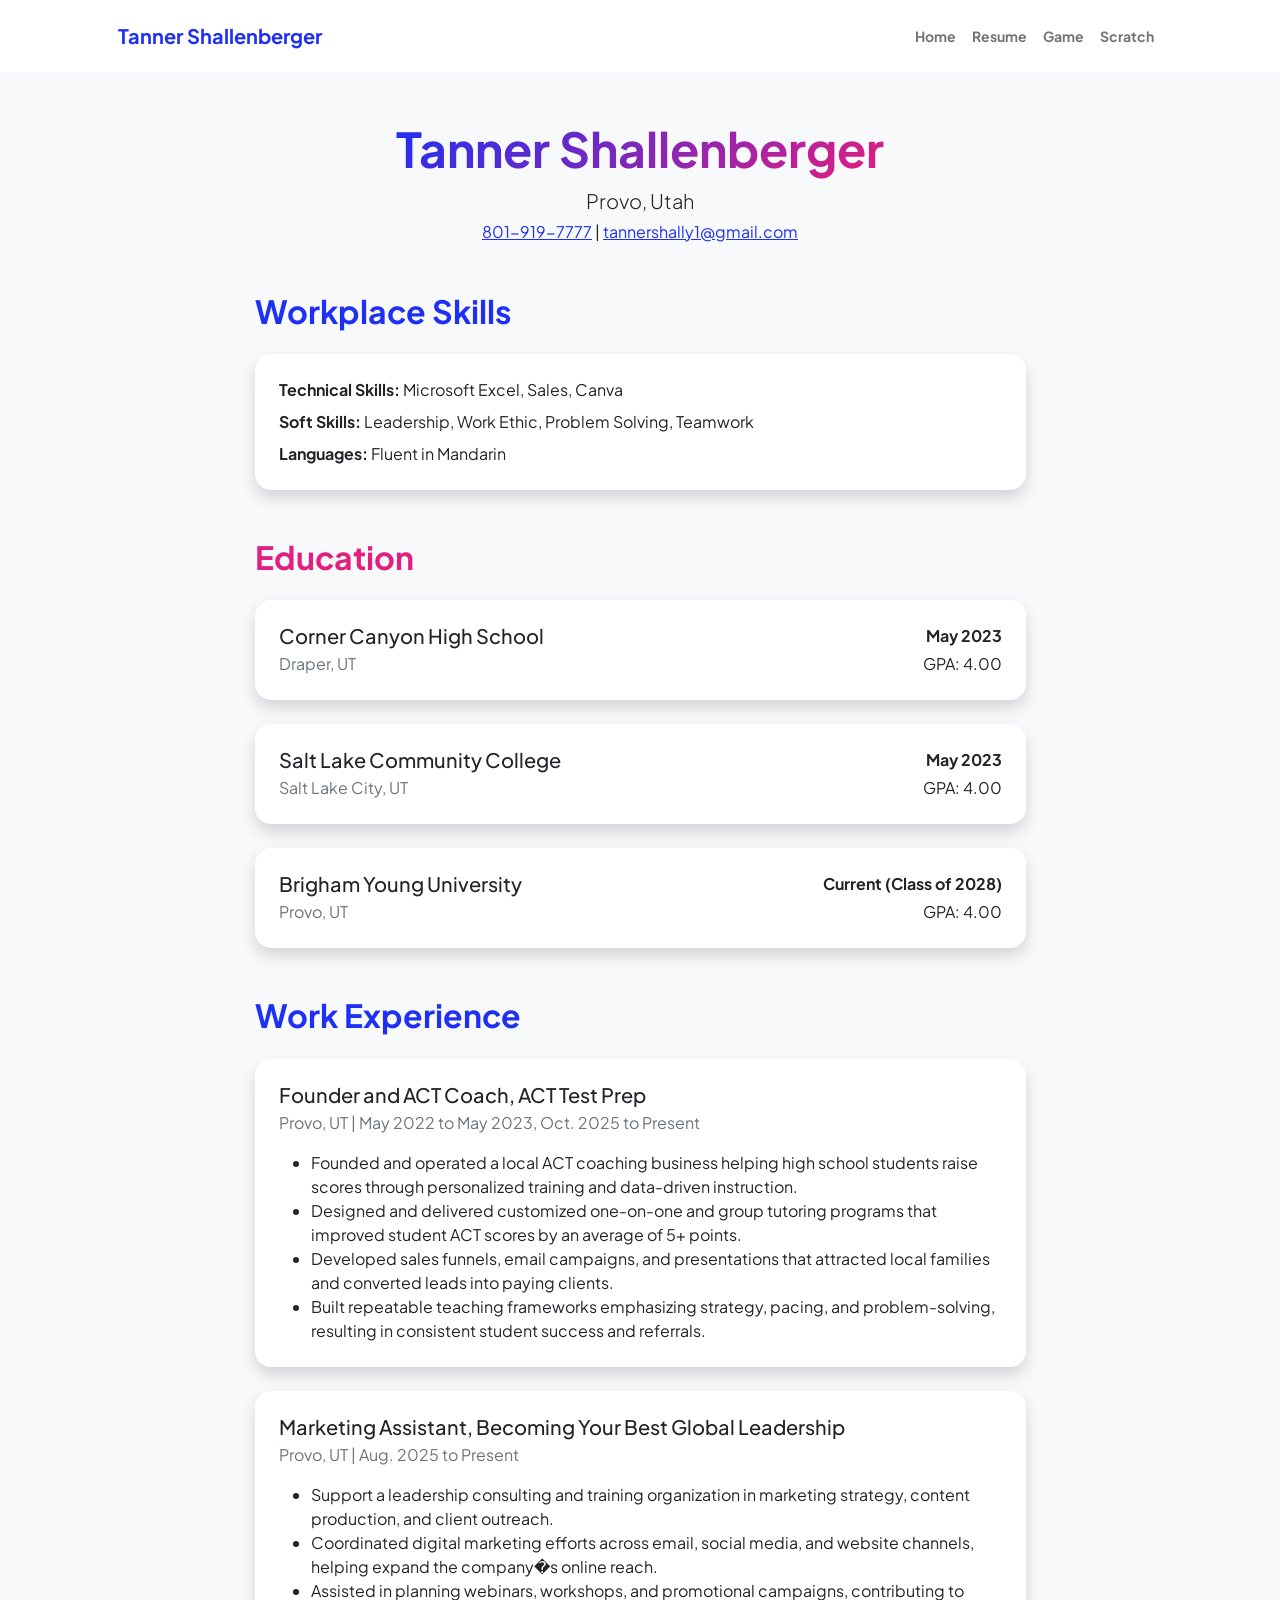
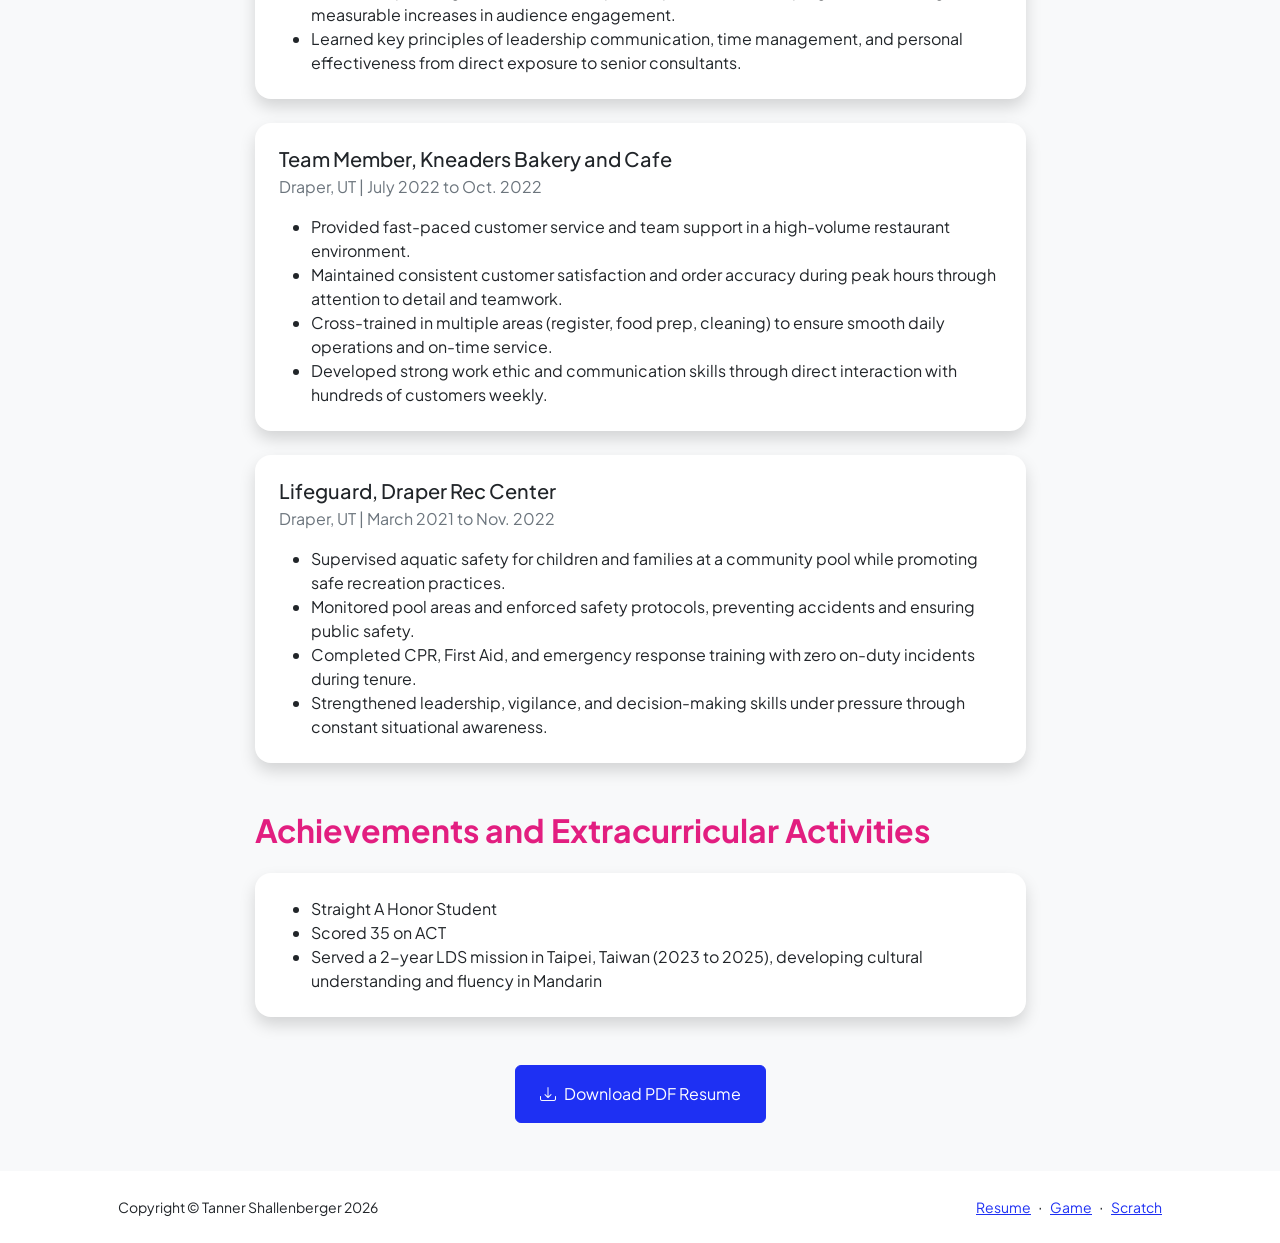
<file: resume.html>
<!DOCTYPE html>
<html lang="en">
<head>
    <meta charset="utf-8" />
    <meta name="viewport" content="width=device-width, initial-scale=1, shrink-to-fit=no" />
    <meta name="description" content="Resume for Tanner Shallenberger" />
    <meta name="author" content="Tanner Shallenberger" />
    <title>Tanner Shallenberger | Resume</title>
    <link rel="icon" type="image/x-icon" href="assets/favicon.ico" />
    <link rel="preconnect" href="https://fonts.googleapis.com" />
    <link rel="preconnect" href="https://fonts.gstatic.com" crossorigin />
    <link href="https://fonts.googleapis.com/css2?family=Plus+Jakarta+Sans:wght@100;200;300;400;500;600;700;800;900&amp;display=swap" rel="stylesheet" />
    <link href="https://cdn.jsdelivr.net/npm/bootstrap-icons@1.8.1/font/bootstrap-icons.css" rel="stylesheet" />
    <link href="css/styles.css" rel="stylesheet" />
</head>
<body class="d-flex flex-column h-100 bg-light">
    <main class="flex-shrink-0">
        <nav class="navbar navbar-expand-lg navbar-light bg-white py-3">
            <div class="container px-5">
                <a class="navbar-brand" href="index.html"><span class="fw-bolder text-primary">Tanner Shallenberger</span></a>
                <button class="navbar-toggler" type="button" data-bs-toggle="collapse" data-bs-target="#navbarSupportedContent" aria-controls="navbarSupportedContent" aria-expanded="false" aria-label="Toggle navigation"><span class="navbar-toggler-icon"></span></button>
                <div class="collapse navbar-collapse" id="navbarSupportedContent">
                    <ul class="navbar-nav ms-auto mb-2 mb-lg-0 small fw-bolder">
                        <li class="nav-item"><a class="nav-link" href="index.html">Home</a></li>
                        <li class="nav-item"><a class="nav-link" href="resume.html">Resume</a></li>
                        <li class="nav-item"><a class="nav-link" href="projects.html">Game</a></li>
                        <li class="nav-item"><a class="nav-link" href="scratch.html">Scratch</a></li>
                    </ul>
                </div>
            </div>
        </nav>

        <div class="container px-5 my-5">
            <div class="text-center mb-5">
                <h1 class="display-5 fw-bolder mb-2"><span class="text-gradient d-inline">Tanner Shallenberger</span></h1>
                <p class="lead mb-1">Provo, Utah</p>
                <p class="mb-0"><a href="tel:8019197777">801-919-7777</a> | <a href="mailto:tannershally1@gmail.com">tannershally1@gmail.com</a></p>
            </div>

            <div class="row gx-5 justify-content-center">
                <div class="col-lg-11 col-xl-9 col-xxl-8">

                    <section class="mb-5">
                        <h2 class="text-primary fw-bolder mb-4">Workplace Skills</h2>
                        <div class="card shadow border-0 rounded-4">
                            <div class="card-body p-4">
                                <p class="mb-2"><strong>Technical Skills:</strong> Microsoft Excel, Sales, Canva</p>
                                <p class="mb-2"><strong>Soft Skills:</strong> Leadership, Work Ethic, Problem Solving, Teamwork</p>
                                <p class="mb-0"><strong>Languages:</strong> Fluent in Mandarin</p>
                            </div>
                        </div>
                    </section>

                    <section class="mb-5">
                        <h2 class="text-secondary fw-bolder mb-4">Education</h2>

                        <div class="card shadow border-0 rounded-4 mb-4">
                            <div class="card-body p-4">
                                <div class="d-flex justify-content-between flex-column flex-md-row">
                                    <div>
                                        <h3 class="h5 mb-1">Corner Canyon High School</h3>
                                        <p class="mb-0 text-muted">Draper, UT</p>
                                    </div>
                                    <div class="text-md-end">
                                        <p class="mb-1 fw-bold">May 2023</p>
                                        <p class="mb-0">GPA: 4.00</p>
                                    </div>
                                </div>
                            </div>
                        </div>

                        <div class="card shadow border-0 rounded-4 mb-4">
                            <div class="card-body p-4">
                                <div class="d-flex justify-content-between flex-column flex-md-row">
                                    <div>
                                        <h3 class="h5 mb-1">Salt Lake Community College</h3>
                                        <p class="mb-0 text-muted">Salt Lake City, UT</p>
                                    </div>
                                    <div class="text-md-end">
                                        <p class="mb-1 fw-bold">May 2023</p>
                                        <p class="mb-0">GPA: 4.00</p>
                                    </div>
                                </div>
                            </div>
                        </div>

                        <div class="card shadow border-0 rounded-4">
                            <div class="card-body p-4">
                                <div class="d-flex justify-content-between flex-column flex-md-row">
                                    <div>
                                        <h3 class="h5 mb-1">Brigham Young University</h3>
                                        <p class="mb-0 text-muted">Provo, UT</p>
                                    </div>
                                    <div class="text-md-end">
                                        <p class="mb-1 fw-bold">Current (Class of 2028)</p>
                                        <p class="mb-0">GPA: 4.00</p>
                                    </div>
                                </div>
                            </div>
                        </div>
                    </section>

                    <section class="mb-5">
                        <h2 class="text-primary fw-bolder mb-4">Work Experience</h2>

                        <div class="card shadow border-0 rounded-4 mb-4">
                            <div class="card-body p-4">
                                <h3 class="h5 mb-1">Founder and ACT Coach, ACT Test Prep</h3>
                                <p class="text-muted mb-3">Provo, UT | May 2022 to May 2023, Oct. 2025 to Present</p>
                                <ul class="mb-0">
                                    <li>Founded and operated a local ACT coaching business helping high school students raise scores through personalized training and data-driven instruction.</li>
                                    <li>Designed and delivered customized one-on-one and group tutoring programs that improved student ACT scores by an average of 5+ points.</li>
                                    <li>Developed sales funnels, email campaigns, and presentations that attracted local families and converted leads into paying clients.</li>
                                    <li>Built repeatable teaching frameworks emphasizing strategy, pacing, and problem-solving, resulting in consistent student success and referrals.</li>
                                </ul>
                            </div>
                        </div>

                        <div class="card shadow border-0 rounded-4 mb-4">
                            <div class="card-body p-4">
                                <h3 class="h5 mb-1">Marketing Assistant, Becoming Your Best Global Leadership</h3>
                                <p class="text-muted mb-3">Provo, UT | Aug. 2025 to Present</p>
                                <ul class="mb-0">
                                    <li>Support a leadership consulting and training organization in marketing strategy, content production, and client outreach.</li>
                                    <li>Coordinated digital marketing efforts across email, social media, and website channels, helping expand the company�s online reach.</li>
                                    <li>Assisted in planning webinars, workshops, and promotional campaigns, contributing to measurable increases in audience engagement.</li>
                                    <li>Learned key principles of leadership communication, time management, and personal effectiveness from direct exposure to senior consultants.</li>
                                </ul>
                            </div>
                        </div>

                        <div class="card shadow border-0 rounded-4 mb-4">
                            <div class="card-body p-4">
                                <h3 class="h5 mb-1">Team Member, Kneaders Bakery and Cafe</h3>
                                <p class="text-muted mb-3">Draper, UT | July 2022 to Oct. 2022</p>
                                <ul class="mb-0">
                                    <li>Provided fast-paced customer service and team support in a high-volume restaurant environment.</li>
                                    <li>Maintained consistent customer satisfaction and order accuracy during peak hours through attention to detail and teamwork.</li>
                                    <li>Cross-trained in multiple areas (register, food prep, cleaning) to ensure smooth daily operations and on-time service.</li>
                                    <li>Developed strong work ethic and communication skills through direct interaction with hundreds of customers weekly.</li>
                                </ul>
                            </div>
                        </div>

                        <div class="card shadow border-0 rounded-4">
                            <div class="card-body p-4">
                                <h3 class="h5 mb-1">Lifeguard, Draper Rec Center</h3>
                                <p class="text-muted mb-3">Draper, UT | March 2021 to Nov. 2022</p>
                                <ul class="mb-0">
                                    <li>Supervised aquatic safety for children and families at a community pool while promoting safe recreation practices.</li>
                                    <li>Monitored pool areas and enforced safety protocols, preventing accidents and ensuring public safety.</li>
                                    <li>Completed CPR, First Aid, and emergency response training with zero on-duty incidents during tenure.</li>
                                    <li>Strengthened leadership, vigilance, and decision-making skills under pressure through constant situational awareness.</li>
                                </ul>
                            </div>
                        </div>
                    </section>

                    <section class="mb-5">
                        <h2 class="text-secondary fw-bolder mb-4">Achievements and Extracurricular Activities</h2>
                        <div class="card shadow border-0 rounded-4">
                            <div class="card-body p-4">
                                <ul class="mb-0">
                                    <li>Straight A Honor Student</li>
                                    <li>Scored 35 on ACT</li>
                                    <li>Served a 2-year LDS mission in Taipei, Taiwan (2023 to 2025), developing cultural understanding and fluency in Mandarin</li>
                                </ul>
                            </div>
                        </div>
                    </section>

                    <div class="text-center">
                        <a class="btn btn-primary px-4 py-3" href="assets/Tanners-Resume.pdf" target="_blank" rel="noopener noreferrer">
                            <i class="bi bi-download me-2"></i>Download PDF Resume
                        </a>
                    </div>
                </div>
            </div>
        </div>
    </main>

    <footer class="bg-white py-4 mt-auto">
        <div class="container px-5">
            <div class="row align-items-center justify-content-between flex-column flex-sm-row">
                <div class="col-auto"><div class="small m-0">Copyright &copy; Tanner Shallenberger 2026</div></div>
                <div class="col-auto">
                    <a class="small" href="resume.html">Resume</a>
                    <span class="mx-1">&middot;</span>
                    <a class="small" href="projects.html">Game</a>
                    <span class="mx-1">&middot;</span>
                    <a class="small" href="scratch.html">Scratch</a>
                </div>
            </div>
        </div>
    </footer>

    <script src="https://cdn.jsdelivr.net/npm/bootstrap@5.2.3/dist/js/bootstrap.bundle.min.js"></script>
    <script src="js/scripts.js"></script>
</body>
</html>
</file>
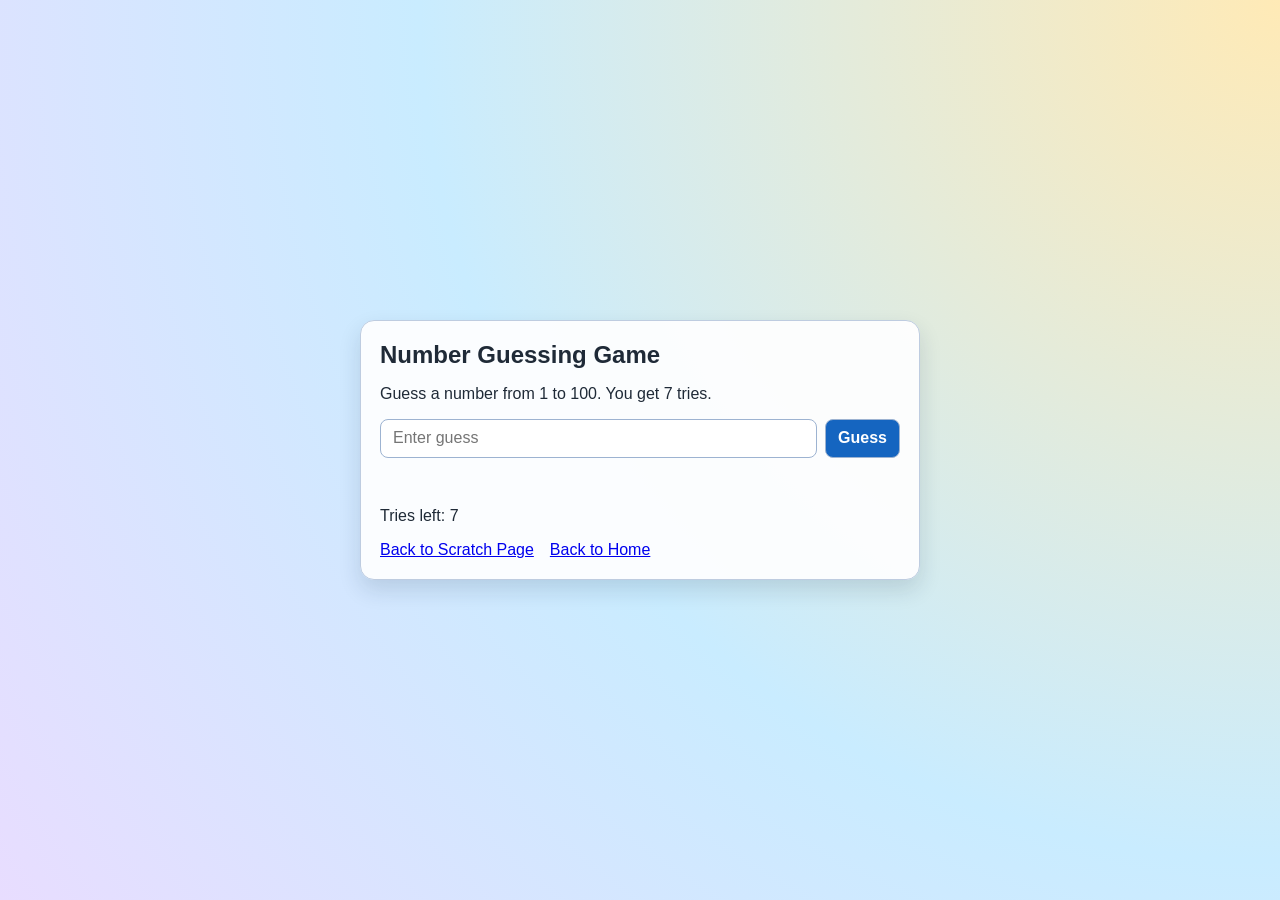
<file: webapp.html>
<!DOCTYPE html>
<html lang="en">
<head>
  <meta charset="UTF-8" />
  <meta name="viewport" content="width=device-width, initial-scale=1.0" />
  <title>Mini App | Guessing Game</title>
  <style>
    body {
      margin: 0;
      min-height: 100vh;
      font-family: Verdana, Geneva, Tahoma, sans-serif;
      display: grid;
      place-items: center;
      background: radial-gradient(circle at top right, #ffeab6, #c9ecff 55%, #e8ddff);
      color: #1f2a37;
    }

    .app {
      width: min(92vw, 520px);
      background: rgba(255, 255, 255, 0.92);
      border: 1px solid #becce0;
      border-radius: 14px;
      padding: 1.2rem;
      box-shadow: 0 10px 22px rgba(24, 39, 64, 0.14);
    }

    h1 {
      margin-top: 0;
      font-size: 1.5rem;
    }

    .controls {
      display: flex;
      gap: 0.5rem;
      margin: 0.9rem 0;
    }

    input,
    button {
      font: inherit;
      padding: 0.6rem 0.75rem;
      border-radius: 8px;
      border: 1px solid #9db3d1;
    }

    input {
      flex: 1;
    }

    button {
      background: #1565c0;
      color: white;
      font-weight: 700;
      cursor: pointer;
    }

    button:hover {
      background: #0e4f98;
    }

    .status {
      font-weight: 700;
      min-height: 1.2rem;
      color: #184a7b;
    }

    .links {
      margin-top: 1rem;
      display: flex;
      gap: 1rem;
      flex-wrap: wrap;
    }
  </style>
</head>
<body>
  <div class="app">
    <h1>Number Guessing Game</h1>
    <p>Guess a number from 1 to 100. You get 7 tries.</p>

    <div class="controls">
      <input id="guessInput" type="number" min="1" max="100" placeholder="Enter guess" />
      <button id="guessBtn">Guess</button>
    </div>

    <div class="status" id="statusText"></div>
    <p id="triesText">Tries left: 7</p>

    <div class="links">
      <a href="scratch.html">Back to Scratch Page</a>
      <a href="index.html">Back to Home</a>
    </div>
  </div>

  <script>
    const maxTries = 7;
    let secret = Math.floor(Math.random() * 100) + 1;
    let triesLeft = maxTries;

    const guessInput = document.getElementById('guessInput');
    const guessBtn = document.getElementById('guessBtn');
    const statusText = document.getElementById('statusText');
    const triesText = document.getElementById('triesText');

    function endGame(message) {
      statusText.textContent = message;
      guessBtn.disabled = true;
      guessInput.disabled = true;
    }

    guessBtn.addEventListener('click', function () {
      const guess = Number(guessInput.value);
      if (!Number.isInteger(guess) || guess < 1 || guess > 100) {
        statusText.textContent = 'Enter a whole number between 1 and 100.';
        return;
      }

      triesLeft -= 1;

      if (guess === secret) {
        endGame('Nice work. You guessed it!');
        return;
      }

      if (triesLeft === 0) {
        endGame('Game over. The number was ' + secret + '.');
        return;
      }

      statusText.textContent = guess < secret ? 'Too low. Try higher.' : 'Too high. Try lower.';
      triesText.textContent = 'Tries left: ' + triesLeft;
      guessInput.value = '';
      guessInput.focus();
    });
  </script>
</body>
</html>
</file>
